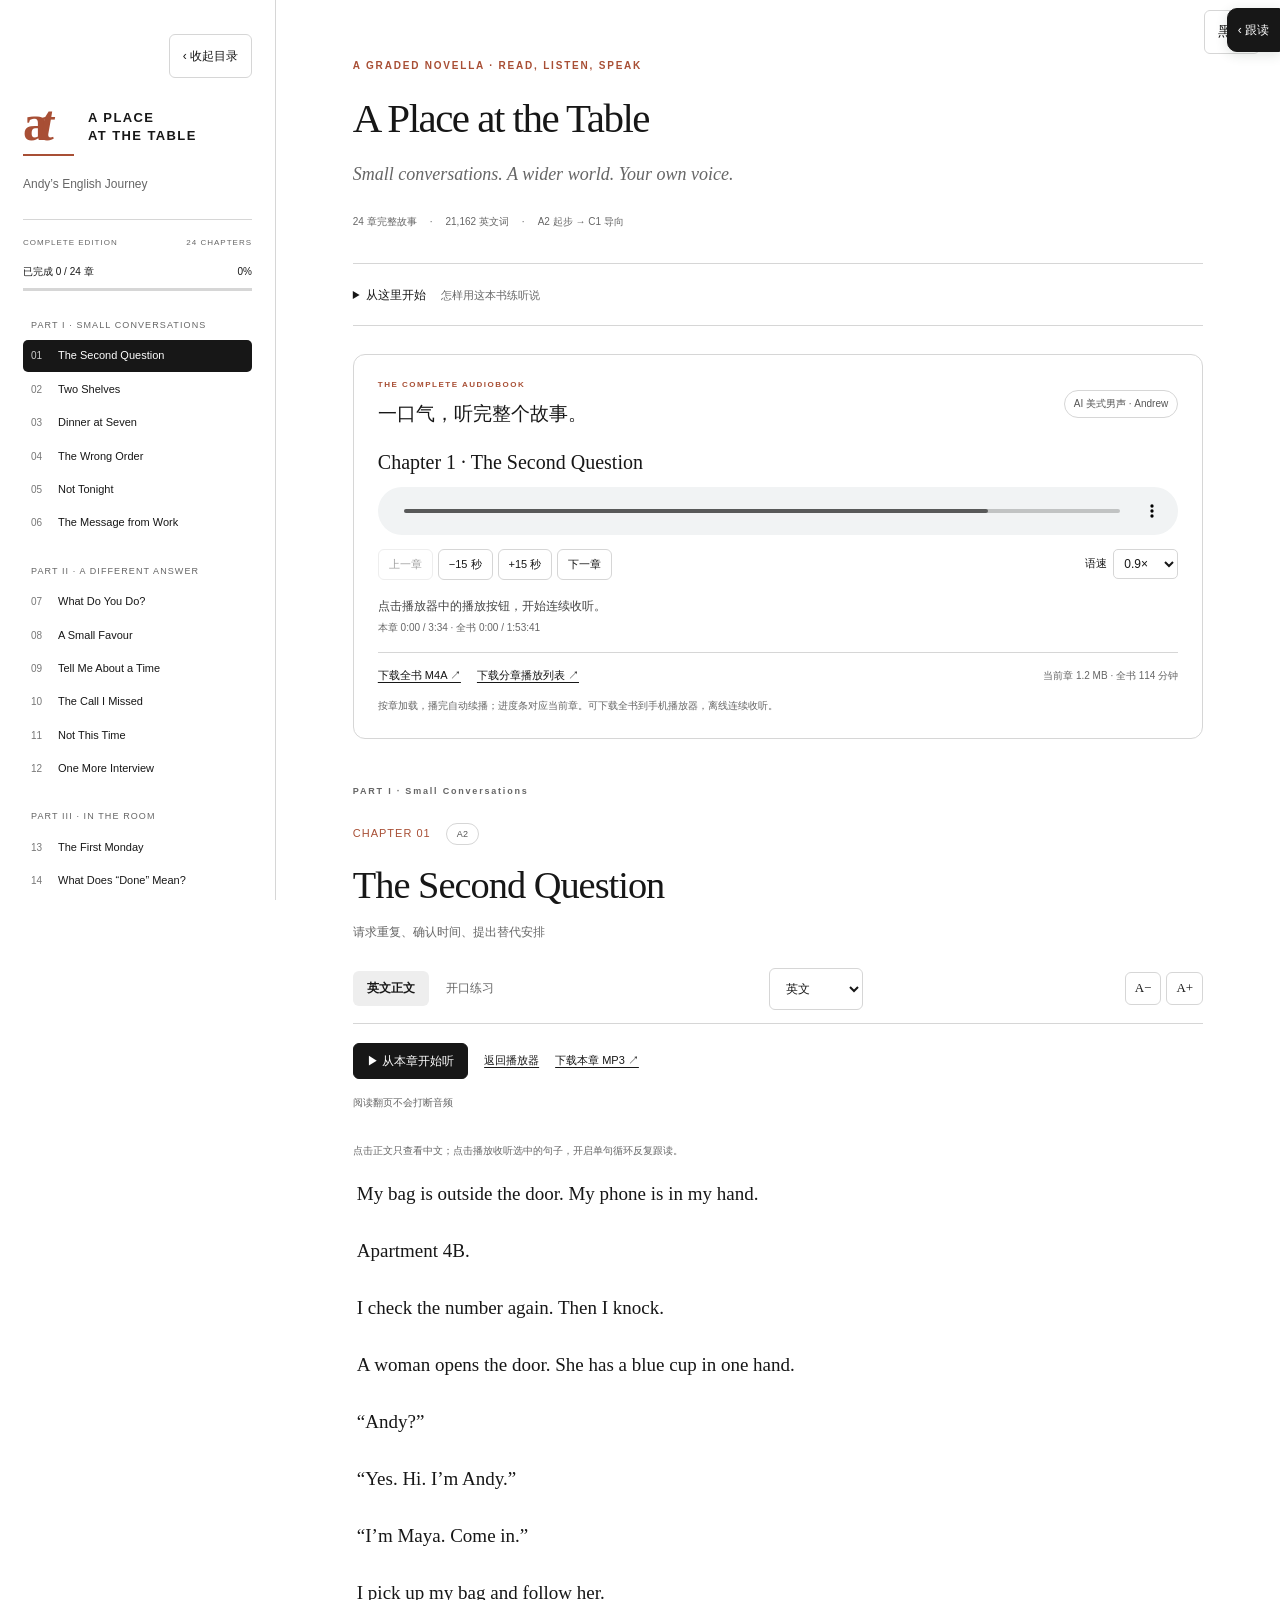
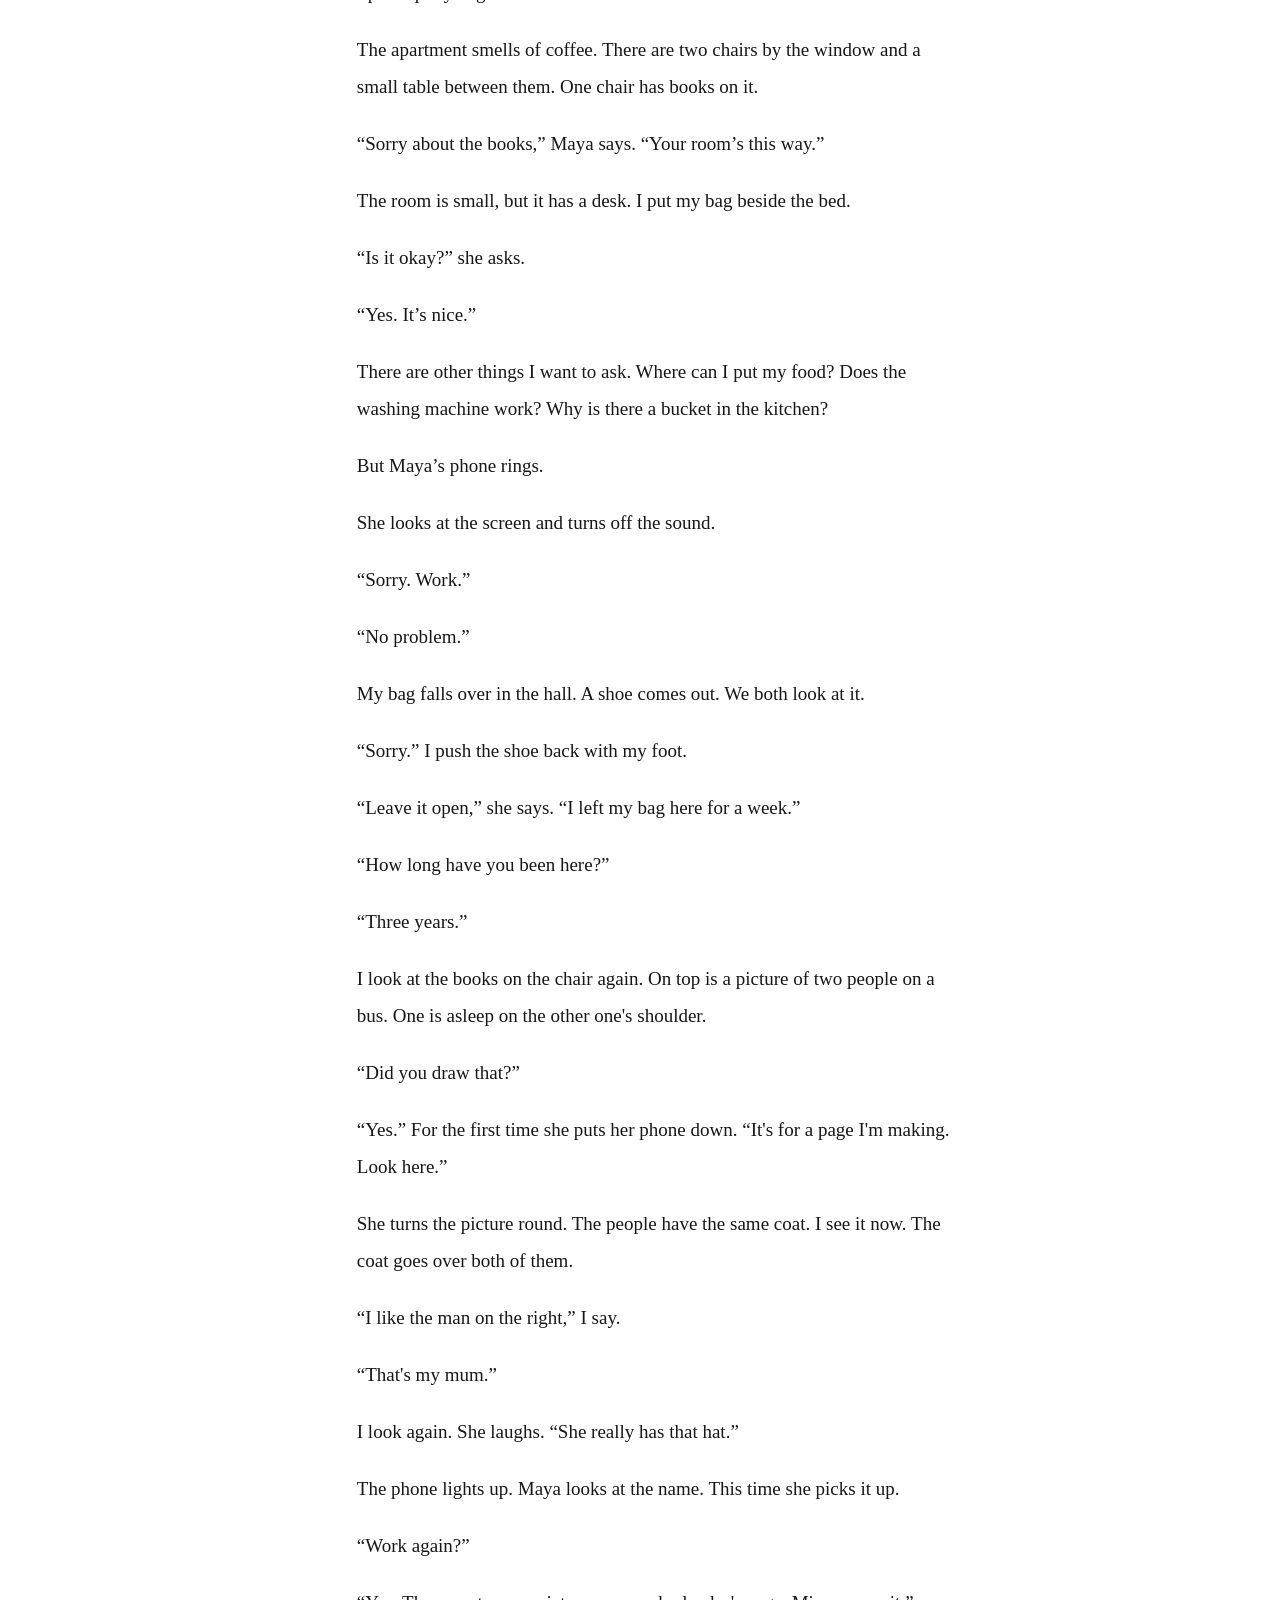
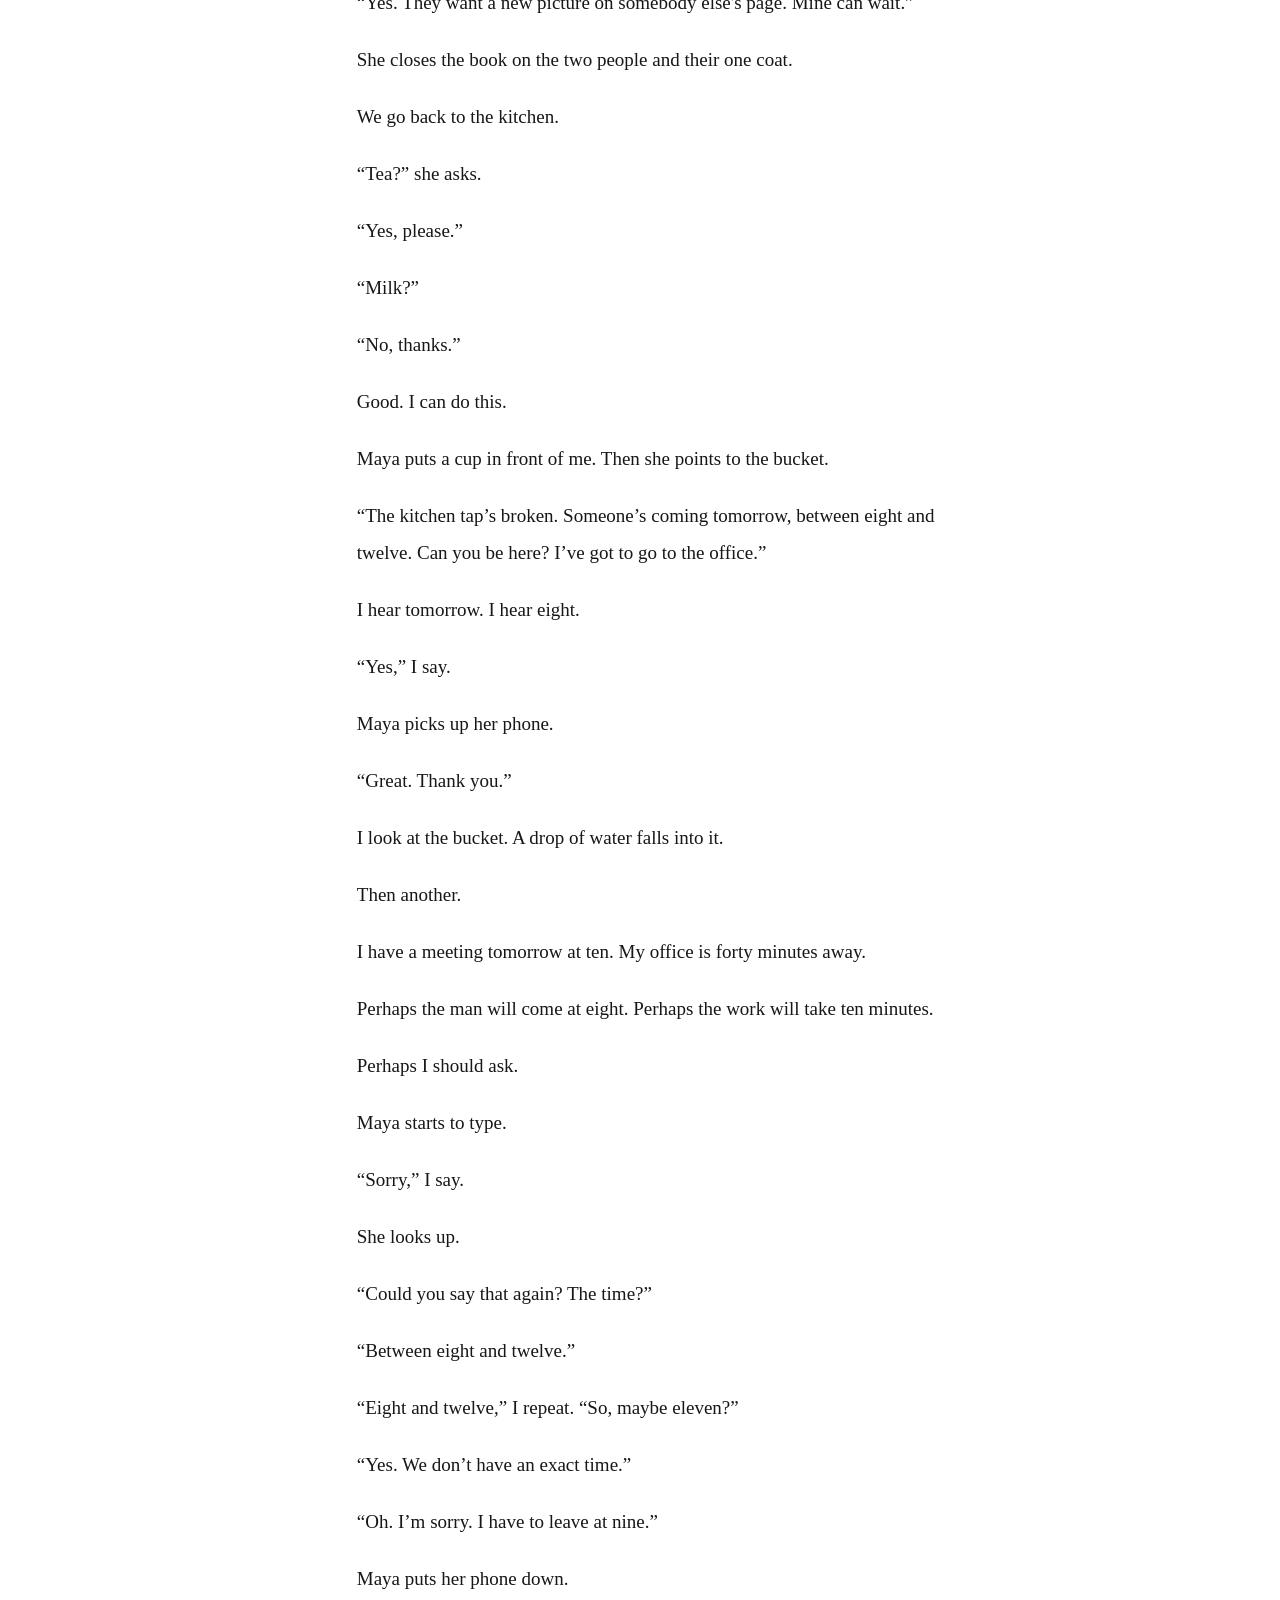
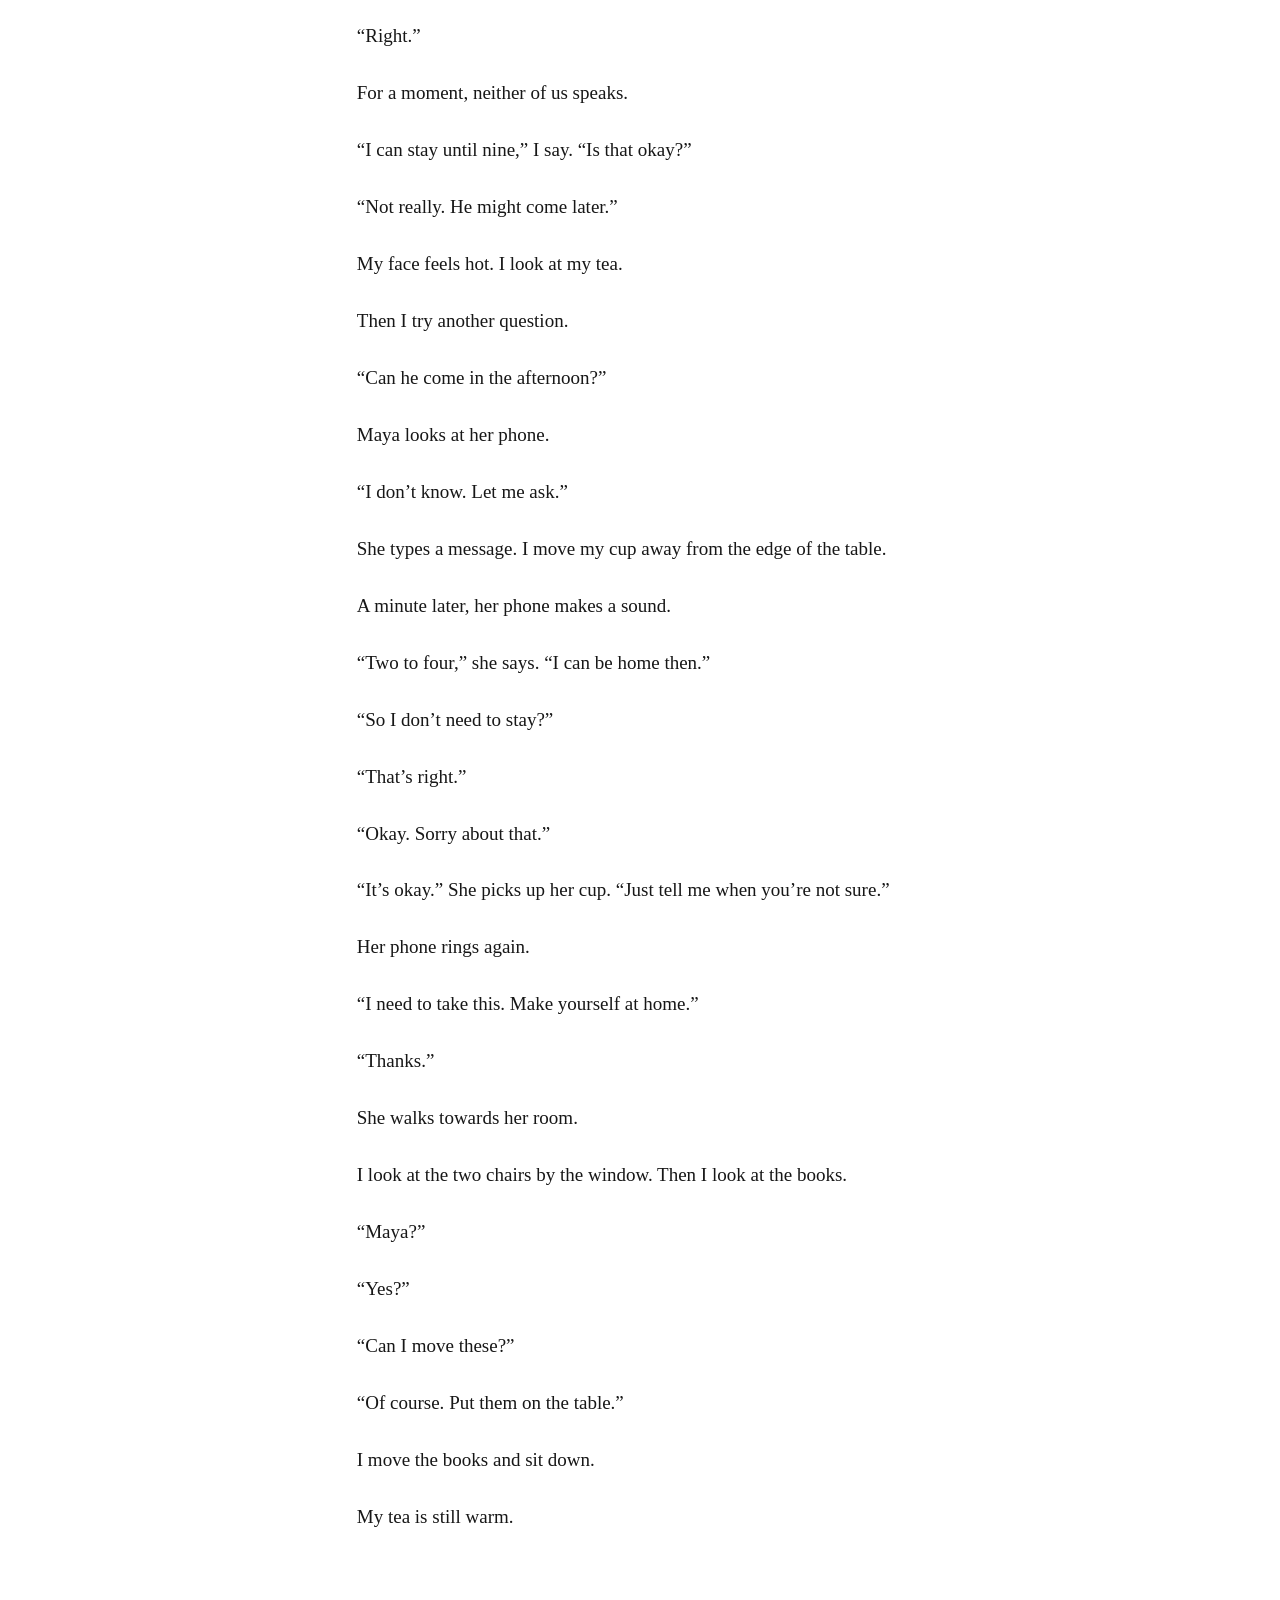
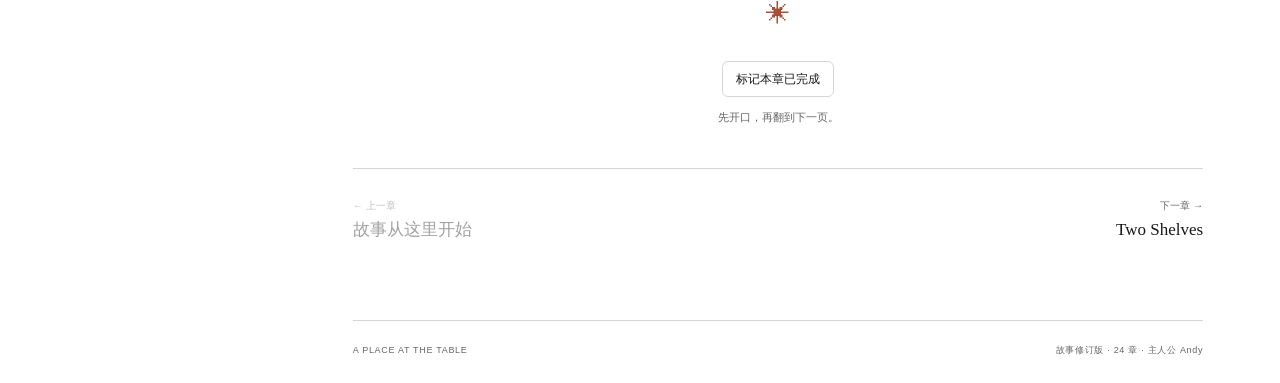
<file: index.html>
<!doctype html>
<html lang="zh-CN">
<head>
  <meta charset="utf-8">
  <meta name="viewport" content="width=device-width,initial-scale=1">
  <meta name="theme-color" content="#ffffff">
  <meta name="description" content="A Place at the Table — a complete 24-chapter English novella with Andy, Maya and a place to find your voice. English stories and practical speaking exercises.">
  <title>A Place at the Table · Andy’s English Journey</title>
  <script src="theme.js?v=20261120-inline"></script>
  <link rel="stylesheet" href="style.css?v=20261120-inline">
  <script type="module" src="app.js?v=20261120-dismiss"></script>
</head>
<body>
  <a class="skip" href="#reader">跳到正文</a>
  <div class="mobilebar"><a class="wordmark" href="#chapter-1">A Place at the Table</a><div class="mobile-actions"><button type="button" data-theme-toggle aria-label="切换到黑色主题">黑色</button><button id="menu" aria-controls="sidebar" aria-expanded="false">章节目录</button></div></div>
  <button type="button" class="desktop-theme" data-theme-toggle aria-label="切换到黑色主题">黑色</button>
  <button id="sidebarExpand" class="desktop-sidebar-control sidebar-expand" aria-controls="sidebar" aria-expanded="false" hidden>展开目录 ›</button>
  <aside id="sidebar" aria-label="全书目录">
    <button id="sidebarCollapse" class="desktop-sidebar-control sidebar-collapse" aria-controls="sidebar" aria-expanded="true">‹ 收起目录</button>
    <a class="brand" href="#chapter-1"><span class="book-symbol" aria-hidden="true">a<span>t</span></span><span>A PLACE<br>AT THE TABLE</span></a>
    <p class="side-sub">Andy’s English Journey</p>
    <div class="edition">COMPLETE EDITION <span>24 CHAPTERS</span></div>
    <div class="progress-copy"><span id="progressText">已完成 0 / 24 章</span><span id="progressPercent">0%</span></div>
    <div class="progress-track"><div id="progressBar"></div></div>
    <nav id="contents" aria-label="选择章节"></nav>
    <div class="sidebar-foot"><a href="editions/r2/a-place-at-the-table.md" download>下载完整书稿 <span aria-hidden="true">↗</span></a><p>阅读进度仅保存在当前浏览器。</p></div>
  </aside>
  <main id="main">
    <header class="book-header"><p class="eyebrow">A GRADED NOVELLA · READ, LISTEN, SPEAK</p><h1>A Place at the Table</h1><p class="book-subtitle">Small conversations. A wider world. Your own voice.</p><div class="book-meta"><span>24 章完整故事</span><span id="wordCount">正在载入</span><span>A2 起步 → C1 导向</span></div></header>
    <details class="guide"><summary>从这里开始 <span>怎样用这本书练听说</span></summary><div><p>先读或听一小段，再开口回应。每章练习包含实用表达、理解问题、角色扮演和换场景表达；答案需要主动展开。初期允许停顿，先把意思说明白，再纠正一两个重点。</p><p>四部正文难度逐步提高，标注属于编辑定位，不是正式 CEFR 评定。读完本书不等于达到 C1 或雅思 7.5；需要持续真实互动及独立的考试专项训练。</p><p>有声书使用 Andrew 美式男声生成，属于 AI 合成朗读。音频按章节加载，接近章尾时预加载下一章，播完后自动续播。切换阅读章节或练习页不会中断声音。播放器进度条对应当前章，下面另显示全书进度。首次需要点一下播放；手机系统若限制后台运行，跨章续播可能暂停。需要长时间锁屏收听时，可下载全书到手机播放器。</p><p>可下载完整 M4A，在手机音频播放器中离线收听；也可逐章下载 MP3。网页会在当前浏览器保存收听位置和语速，下次打开后点击播放继续，不自动出声。页面不会使用麦克风。</p><p>创作方法参考 <a href="https://github.com/jwynia/agent-skills" target="_blank" rel="noopener">jwynia/agent-skills</a>、<a href="https://github.com/BlueBirdBack/english-coach" target="_blank" rel="noopener">english-coach</a> 和 <a href="https://github.com/zhouwei713/english-learning-coach-skill" target="_blank" rel="noopener">English Learning Coach</a>。能力参考 <a href="https://www.coe.int/en/web/common-european-framework-reference-languages/table-3-cefr-3.3-common-reference-levels-qualitative-aspects-of-spoken-language-use" target="_blank" rel="noopener">CEFR</a> 与 <a href="https://ielts.org/organisations/ielts-for-organisations/compare-ielts/ielts-and-the-cefr" target="_blank" rel="noopener">IELTS 官方说明</a>。</p></div></details>
    <section id="audiobook" class="audiobook" aria-labelledby="audioHeading">
      <div class="audio-head"><div><p class="eyebrow">THE COMPLETE AUDIOBOOK</p><h2 id="audioHeading">一口气，听完整个故事。</h2></div><span class="audio-badge">AI 美式男声 · Andrew</span></div>
      <p id="nowChapter" class="now-chapter" lang="en">A Place at the Table</p>
      <audio id="bookAudio" controls preload="metadata" playsinline aria-label="按章连续音频播放器"></audio>
      <div class="audio-actions"><div class="audio-buttons"><button id="audioPrevious" disabled aria-label="播放上一章">上一章</button><button id="rewind" disabled aria-label="后退15秒">−15 秒</button><button id="forward" disabled aria-label="前进15秒">+15 秒</button><button id="audioNext" disabled aria-label="播放下一章">下一章</button></div><label class="rate-label">语速 <select id="audioRate" disabled><option value="0.5">0.5×</option><option value="0.75">0.75×</option><option value="0.8">0.8×</option><option value="0.9" selected>0.9×</option><option value="1">1.0×</option><option value="1.1">1.1×</option><option value="1.25">1.25×</option><option value="1.5">1.5×</option><option value="1.75">1.75×</option><option value="2">2.0×</option></select></label></div>
      <p id="audioStatus" role="status">正在载入章节目录……</p><button id="audioRetry" hidden>重试播放</button><p id="audioPosition" class="audio-position"></p>
      <div class="audio-downloads"><a id="downloadBook" href="editions/r2/audio/full-book.m4a" download>下载全书 M4A ↗</a><a href="editions/r2/audio/playlist.m3u" download>下载分章播放列表 ↗</a><span id="audioLength"></span></div>
      <p class="audio-tip">按章加载，播完自动续播；进度条对应当前章。可下载全书到手机播放器，离线连续收听。</p>
    </section>
    <div id="loading" role="status">正在打开书页……</div>
    <section id="reader" aria-labelledby="chapterTitle" hidden>
      <div class="chapter-heading"><p id="partLabel" class="eyebrow"></p><div class="chapter-kicker"><span id="chapterNumber"></span><span id="level" class="level"></span></div><h2 id="chapterTitle" lang="en" tabindex="-1"></h2><p id="focus"></p></div>
      <div class="reader-tools"><div class="tabs" role="group" aria-label="阅读模式"><button id="storyTab" class="selected" aria-pressed="true">英文正文</button><button id="practiceTab" aria-pressed="false">开口练习</button></div><select id="storyLanguage" aria-label="正文语言" aria-controls="story" disabled><option value="en">英文</option><option value="zh">中文</option><option value="bilingual">中英对照</option></select><div class="font-tools" role="group" aria-label="正文字号"><button id="fontDown" aria-label="缩小正文字号">A−</button><button id="fontUp" aria-label="放大正文字号">A+</button></div></div>
      <div class="chapter-audio"><button id="listenChapter" class="primary" disabled>▶ 从本章开始听</button><a href="#audiobook">返回播放器</a><a id="downloadChapter" hidden download>下载本章 MP3 ↗</a><span>阅读翻页不会打断音频</span></div>
      <button id="shadowingDock" class="shadowing-dock" aria-label="展开逐句跟读" aria-controls="shadowingPanel" aria-expanded="false" hidden>‹ 跟读</button>
      <section id="shadowingPanel" class="shadowing" aria-label="逐句跟读">
        <div class="shadowing-heading"><strong>逐句跟读</strong><label><input id="followAudio" type="checkbox"> 跟随</label><button id="shadowingCollapse" aria-label="收起逐句跟读" aria-controls="shadowingPanel" aria-expanded="true">收起 ›</button></div>
        <p id="sentenceText" lang="en">点击正文句子查看中文，点击播放后收听。</p>
        <button id="translationToggle" class="translation-toggle" aria-expanded="false" aria-controls="translationPanel" disabled>查看中文</button>
        <div id="translationPanel" class="translation-panel" hidden><p id="sentenceChinese" lang="zh-CN"></p><button id="translationRetry" hidden>重试中文</button></div>
        <div class="shadowing-controls"><button id="sentencePrevious" disabled>上一句</button><button id="sentencePlay" disabled>播放</button><button id="sentenceNext" disabled>下一句</button><button id="sentenceRepeat" disabled aria-pressed="false">单句循环：关</button></div>
      </section>
      <p id="sentenceHint" class="shadowing-hint">正在载入逐句时间轴……</p>
      <p id="storyLanguageStatus" class="shadowing-hint" role="status"></p>
      <article id="story" class="prose" lang="en" aria-label="英文故事"></article>
      <section id="practice" aria-label="开口练习" hidden></section>
      <div class="chapter-end"><span class="end-mark" aria-hidden="true">✳</span><button id="complete" class="complete">标记本章已完成</button><p>先开口，再翻到下一页。</p></div>
      <nav class="page-nav" aria-label="前后章节"><button id="prev"><span>← 上一章</span><strong id="prevTitle"></strong></button><button id="next"><span>下一章 →</span><strong id="nextTitle"></strong></button></nav>
    </section>
    <footer class="footer"><span>A PLACE AT THE TABLE</span><span>故事修订版 · 24 章 · 主人公 Andy</span></footer>
  </main>
</body>
</html>
</file>
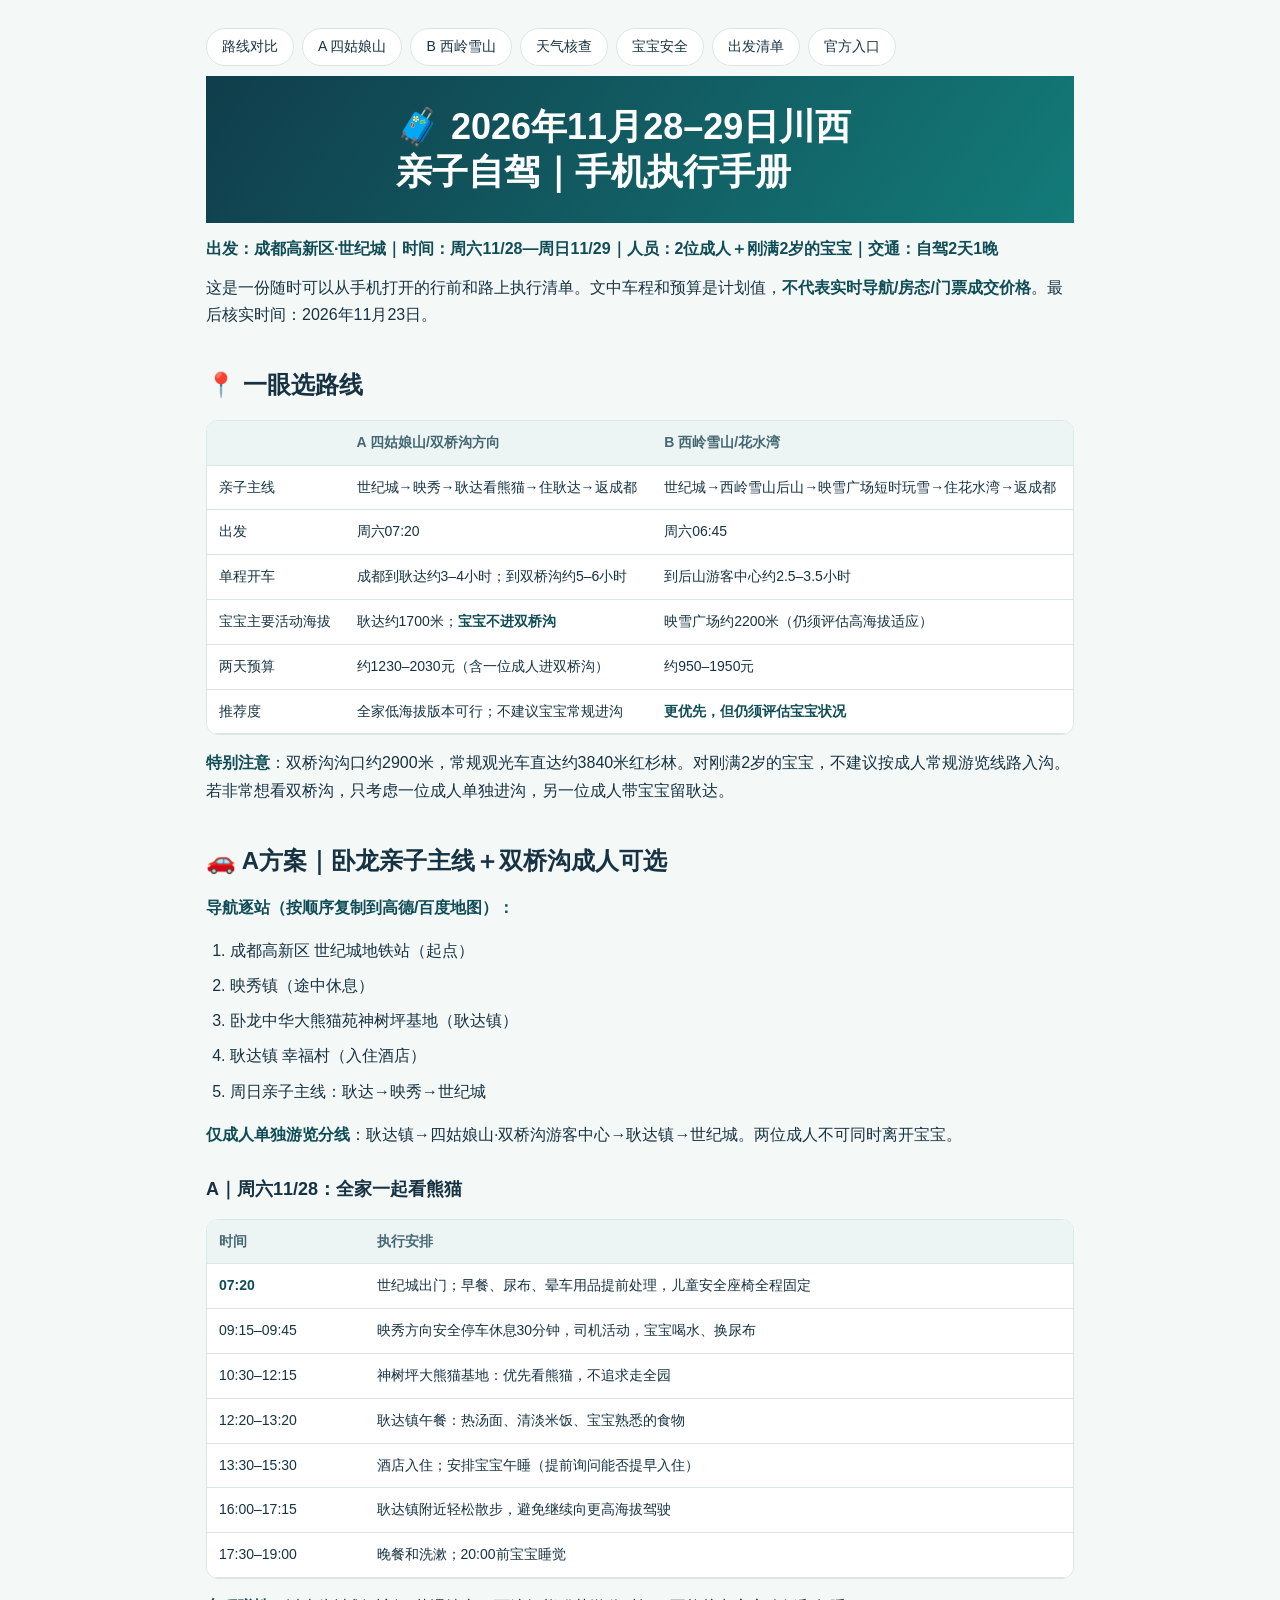
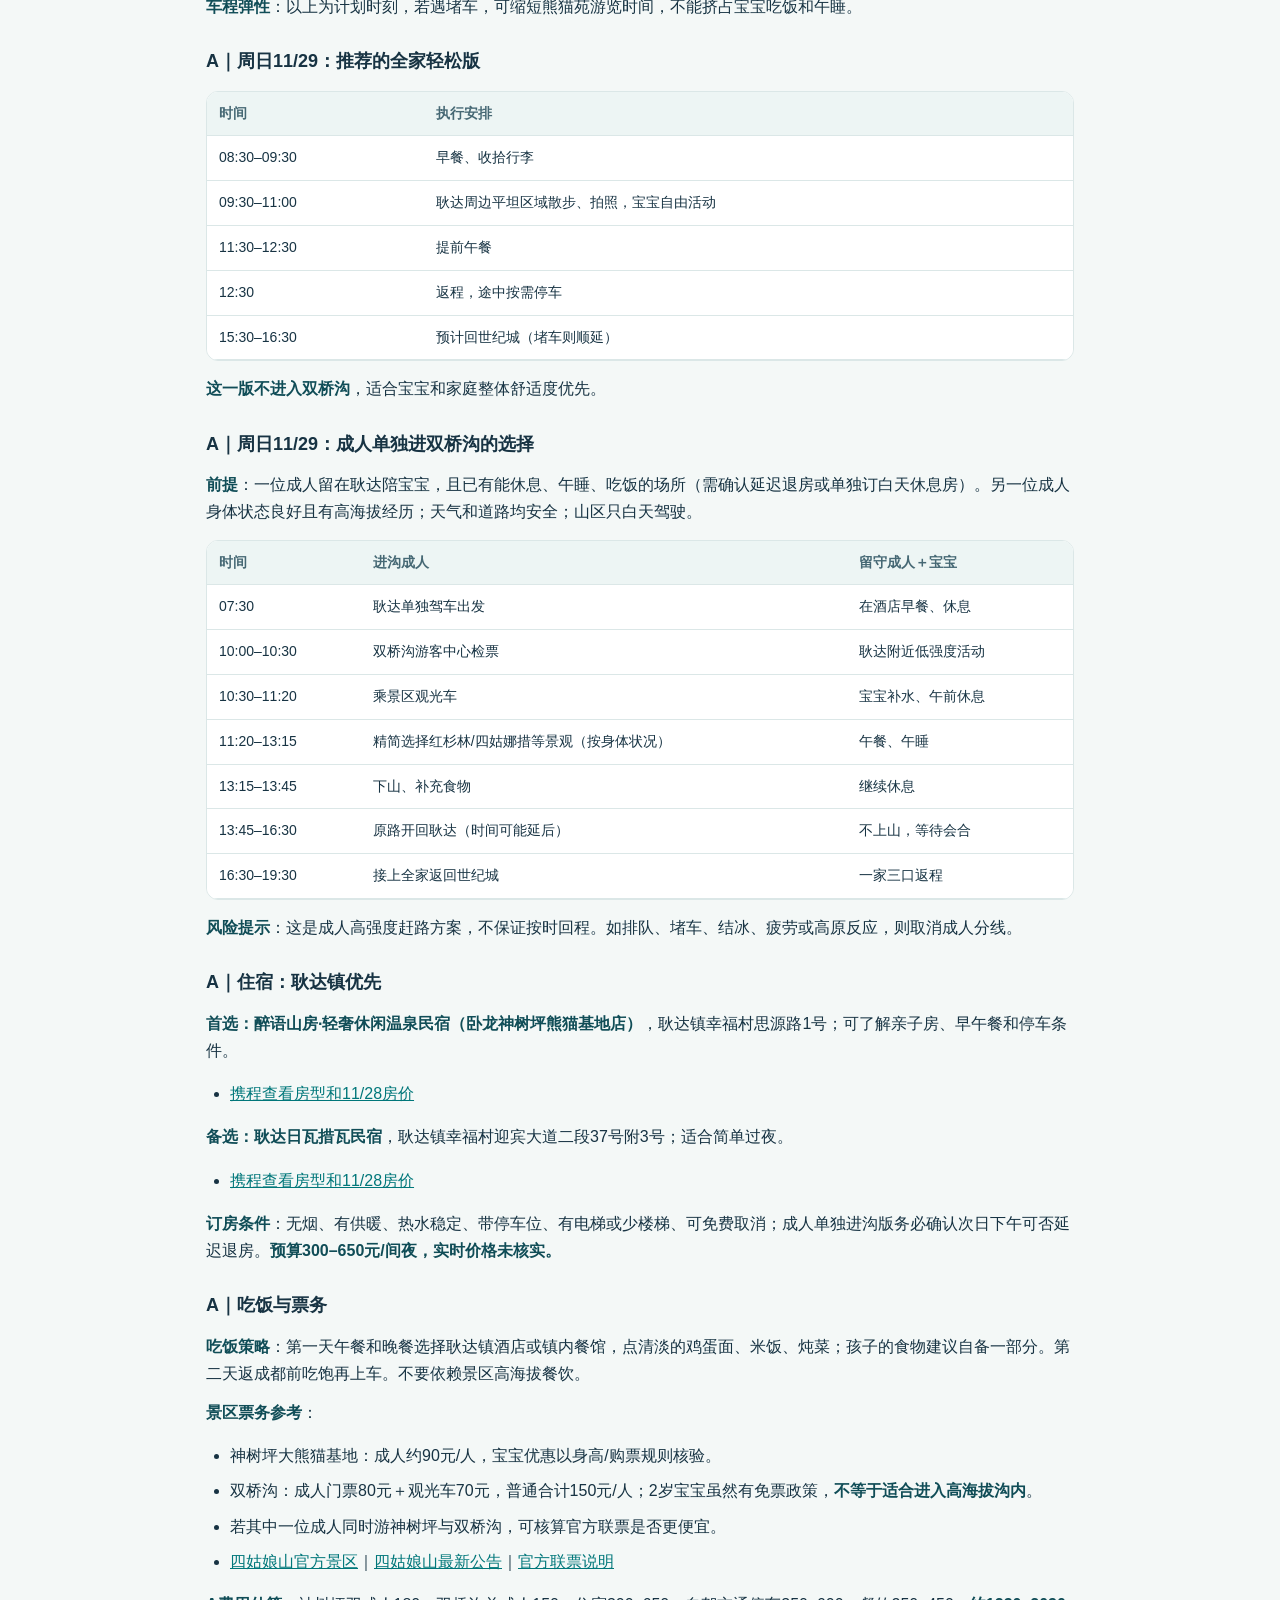
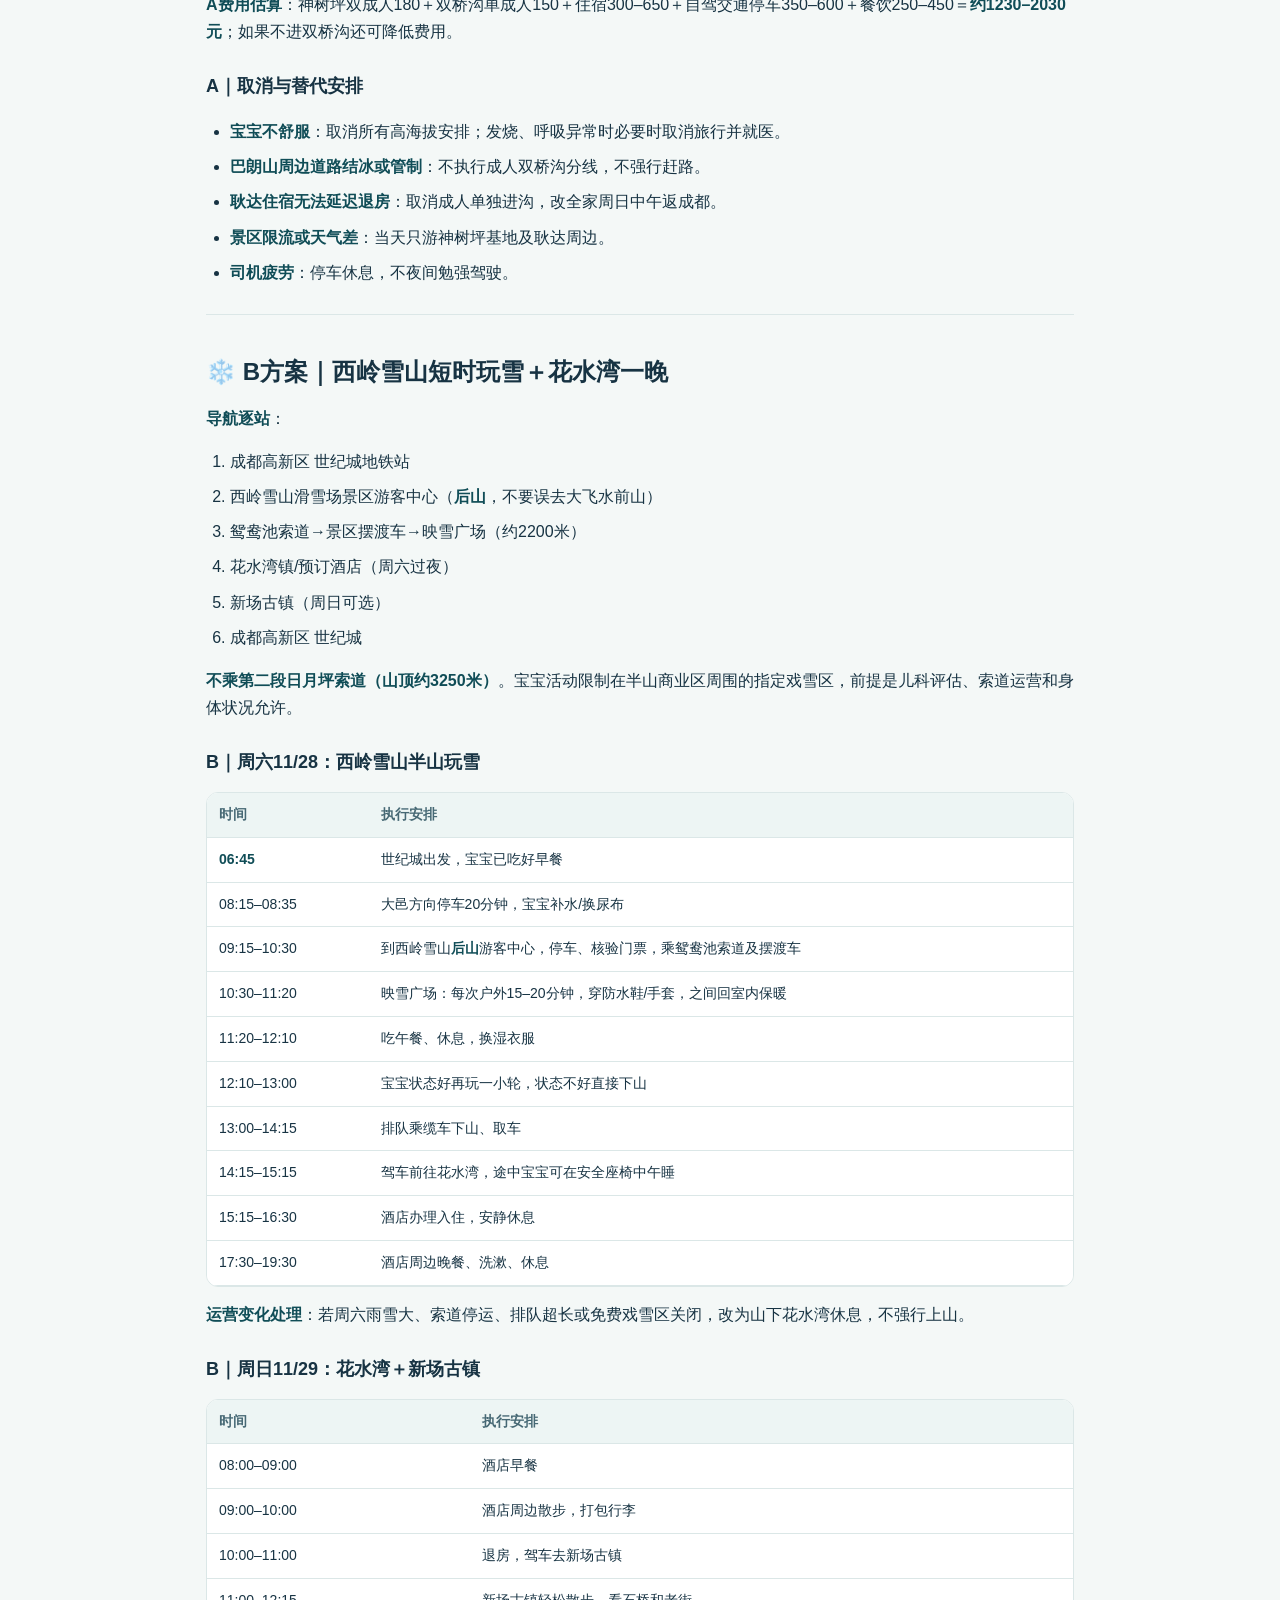
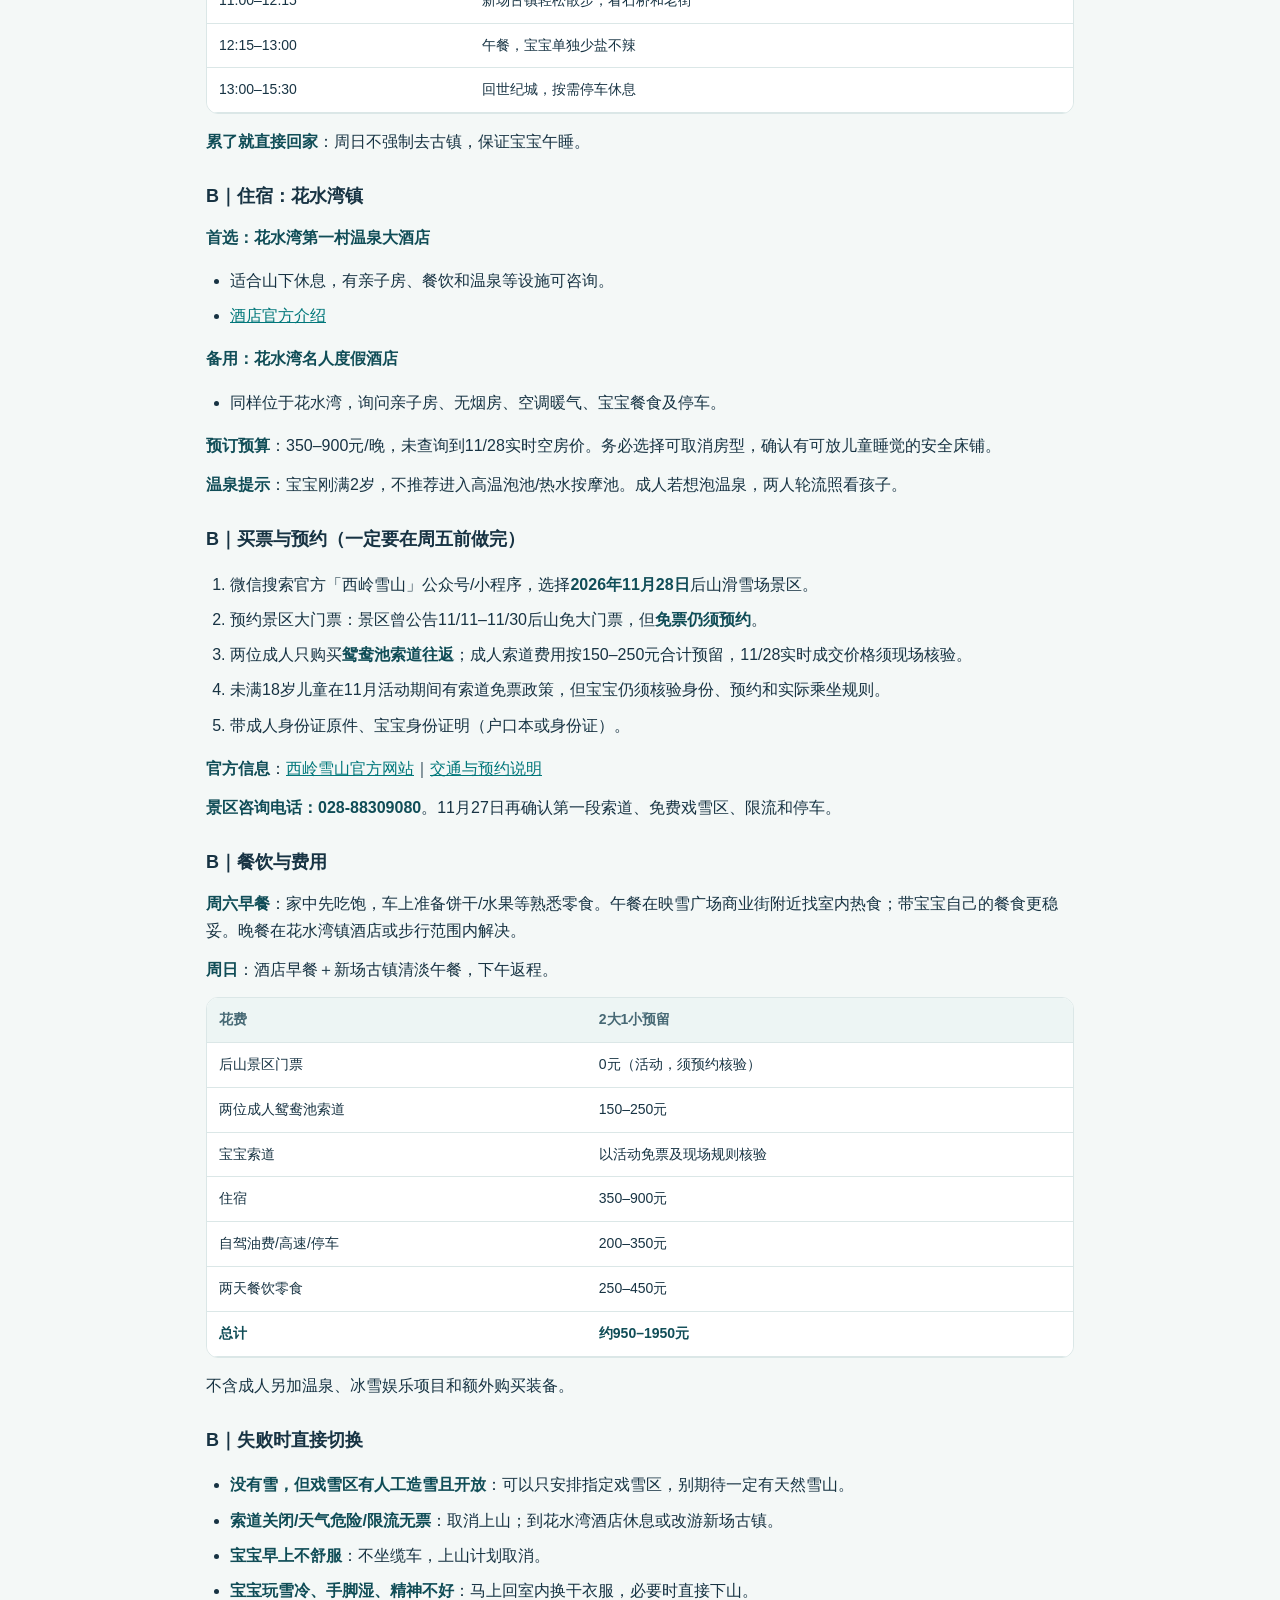
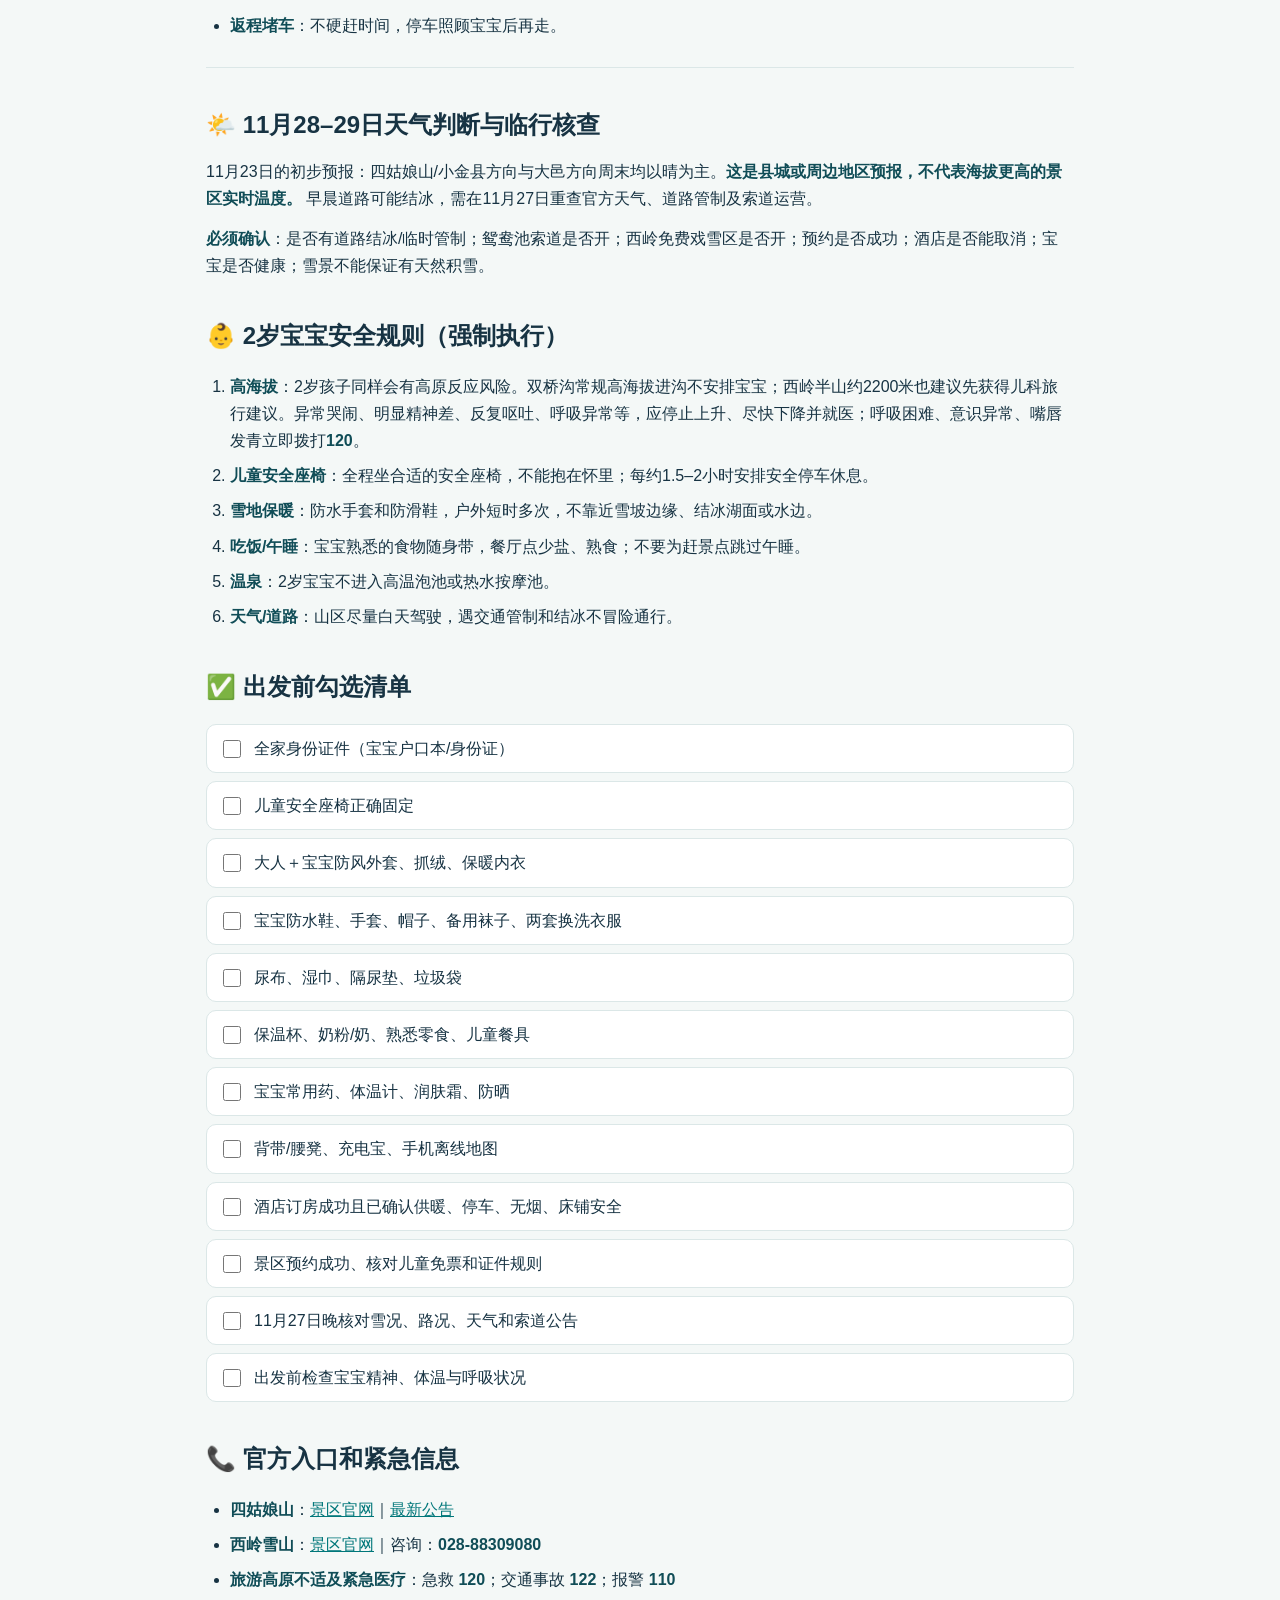
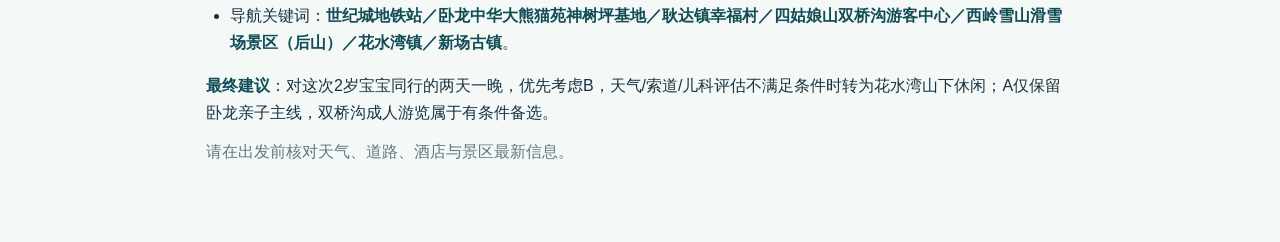
<file: travel/2026-11-28/index.html>
<!doctype html>
<html lang="zh-CN"><head><meta charset="utf-8"><meta name="viewport" content="width=device-width,initial-scale=1"><meta name="theme-color" content="#123c4a"><title>2026年11月28–29日｜世纪城出发亲子自驾攻略</title><style>
:root{--ink:#173343;--muted:#647784;--teal:#006e75;--paper:#f4f8f7;--line:#dbe7e7;--amber:#a05d04}*{box-sizing:border-box}body{margin:0;background:var(--paper);color:var(--ink);font:16px/1.7 -apple-system,BlinkMacSystemFont,"PingFang SC","Microsoft YaHei",sans-serif}header{background:linear-gradient(125deg,#103d4b,#137b79);color:white;padding:38px max(20px,calc((100vw - 900px)/2)) 30px}h1{font-size:clamp(26px,5vw,38px);line-height:1.26;margin:10px 0}h2{font-size:24px;margin:30px 0 12px}h3{font-size:18px;margin:20px 0 10px}.sub{opacity:.9}main{max-width:900px;margin:auto;padding:18px 16px 64px}.bar{position:sticky;top:0;z-index:8;background:#f4f8f7ed;backdrop-filter:blur(9px);padding:10px 0;display:flex;gap:8px;overflow-x:auto}.bar a{border:1px solid var(--line);border-radius:999px;background:white;color:var(--ink);padding:6px 15px;font-size:14px;white-space:nowrap;text-decoration:none}.card{background:#fff;border:1px solid var(--line);border-radius:18px;padding:20px;margin:15px 0;box-shadow:0 4px 22px #12444b0a}.warn{border-left:5px solid #d78c27;background:#fff8eb}.good{border-left:5px solid var(--teal)}.meta{display:flex;gap:7px;flex-wrap:wrap}.tag{display:inline-block;background:#e6f3f1;color:#006466;border-radius:50px;padding:4px 10px;font-size:13px;font-weight:650}.warn .tag{background:#fff0d1;color:#8c5103}table{width:100%;border-collapse:collapse;font-size:14px}th,td{border-bottom:1px solid var(--line);padding:11px 7px;text-align:left;vertical-align:top}th{color:#466874;background:#edf5f4}a{color:#00777a}button{font:inherit;background:var(--teal);color:white;border:0;border-radius:12px;padding:10px 15px;cursor:pointer}.btnlink{display:inline-block;background:var(--teal);color:white;border-radius:10px;padding:9px 13px;text-decoration:none;margin:5px 4px 5px 0;font-size:14px}.two{display:grid;grid-template-columns:1fr 1fr;gap:12px}.timeline{padding:0;margin:0;list-style:none}.timeline li{position:relative;border-left:3px solid #d2eae7;padding:4px 0 18px 18px;margin-left:7px}.timeline li:before{content:"";position:absolute;left:-7px;top:10px;background:#0b7f7d;border:3px solid white;width:11px;height:11px;border-radius:50%;box-shadow:0 0 0 1px #0b7f7d}.time{font-weight:750;color:var(--teal)}details{border:1px solid var(--line);padding:10px 14px;margin:8px 0;border-radius:10px;background:white}summary{font-weight:bold;cursor:pointer}.checklist{display:grid;grid-template-columns:1fr 1fr;gap:9px}.checklist label{background:#f4f8f7;padding:10px;border-radius:10px;display:flex;gap:7px;align-items:start;font-size:14px}.checklist input{margin-top:6px;accent-color:var(--teal)}small,footer{color:var(--muted)}.floating{position:fixed;bottom:16px;right:16px;box-shadow:0 4px 16px #0002}.section{scroll-margin-top:72px}@media(max-width:650px){header{padding:25px 17px}.two,.checklist{grid-template-columns:1fr}.card{padding:16px}th,td{padding:8px 5px}body{font-size:15px}}@media print{.bar,.floating{display:none}body{background:white}.card{box-shadow:none;break-inside:avoid}}

.page-head{background:linear-gradient(125deg,#103d4b,#137b79);color:#fff;padding:28px max(18px,calc((100vw - 900px)/2))}.page-head h1{margin:0;font-size:clamp(25px,5vw,36px)}.page-head p{margin:12px 0 0}.page-head strong{color:#fff}main{padding-bottom:76px}.content h2{padding-top:7px}.content h3{margin-top:26px}.content p{margin:12px 0}.content ol,.content ul{padding-left:24px}.content li{margin:8px 0}.content .table-wrap{overflow-x:auto;-webkit-overflow-scrolling:touch;border:1px solid var(--line);border-radius:12px;margin:14px 0}.content table{min-width:590px;background:#fff}.content th,.content td{padding:10px 12px}.content a{overflow-wrap:anywhere}.content hr{border:0;border-top:1px solid var(--line);margin:28px 0}.content section{scroll-margin-top:70px}.check-row{list-style:none;margin-left:-24px!important;background:#fff;border:1px solid var(--line);border-radius:10px;padding:10px 12px}.check-row label{display:flex;gap:10px;align-items:flex-start;cursor:pointer}.check-row input{width:18px;height:18px;margin-top:5px;accent-color:var(--teal);flex:none}.content strong{color:#104d57}@media(max-width:650px){body{font-size:16px}.content table{font-size:14px}.bar{margin:0 -16px;padding:10px 16px}.page-head{padding:24px 18px}.content h2{font-size:22px}}
.page-head{background:linear-gradient(125deg,#103d4b,#137b79);color:#fff;padding:28px max(18px,calc((100vw - 900px)/2))}.page-head h1{margin:0;font-size:clamp(25px,5vw,36px)}.page-head p{margin:12px 0 0}.page-head strong{color:#fff}main{padding-bottom:76px}.content h2{padding-top:7px}.content h3{margin-top:26px}.content p{margin:12px 0}.content ol,.content ul{padding-left:24px}.content li{margin:8px 0}.content .table-wrap{overflow-x:auto;-webkit-overflow-scrolling:touch;border:1px solid var(--line);border-radius:12px;margin:14px 0}.content table{min-width:590px;background:#fff}.content th,.content td{padding:10px 12px}.content a{overflow-wrap:anywhere}.content hr{border:0;border-top:1px solid var(--line);margin:28px 0}.content section{scroll-margin-top:70px}.check-row{list-style:none;margin-left:-24px!important;background:#fff;border:1px solid var(--line);border-radius:10px;padding:10px 12px}.check-row label{display:flex;gap:10px;align-items:flex-start;cursor:pointer}.check-row input{width:18px;height:18px;margin-top:5px;accent-color:var(--teal);flex:none}.content strong{color:#104d57}@media(max-width:650px){body{font-size:16px}.content table{font-size:14px}.bar{margin:0 -16px;padding:10px 16px}.page-head{padding:24px 18px}.content h2{font-size:22px}}</style></head><body>
<main><nav class="bar" aria-label="页面导航"><a href="#summary">路线对比</a><a href="#A">A 四姑娘山</a><a href="#B">B 西岭雪山</a><a href="#weather">天气核查</a><a href="#safety">宝宝安全</a><a href="#prepare">出发清单</a><a href="#help">官方入口</a></nav><article class="content"><header class="page-head"><h1>🧳 2026年11月28–29日川西亲子自驾｜手机执行手册</h1></header>
<p><strong>出发：成都高新区·世纪城｜时间：周六11/28—周日11/29｜人员：2位成人＋刚满2岁的宝宝｜交通：自驾2天1晚</strong></p>
<p>这是一份随时可以从手机打开的行前和路上执行清单。文中车程和预算是计划值，<strong>不代表实时导航/房态/门票成交价格</strong>。最后核实时间：2026年11月23日。</p>
<h2 id="summary">📍 一眼选路线</h2>
<div class="table-wrap"><table>
<tr><th></th><th>A 四姑娘山/双桥沟方向</th><th>B 西岭雪山/花水湾</th></tr>
<tr><td>亲子主线</td><td>世纪城→映秀→耿达看熊猫→住耿达→返成都</td><td>世纪城→西岭雪山后山→映雪广场短时玩雪→住花水湾→返成都</td></tr>
<tr><td>出发</td><td>周六07:20</td><td>周六06:45</td></tr>
<tr><td>单程开车</td><td>成都到耿达约3–4小时；到双桥沟约5–6小时</td><td>到后山游客中心约2.5–3.5小时</td></tr>
<tr><td>宝宝主要活动海拔</td><td>耿达约1700米；<strong>宝宝不进双桥沟</strong></td><td>映雪广场约2200米（仍须评估高海拔适应）</td></tr>
<tr><td>两天预算</td><td>约1230–2030元（含一位成人进双桥沟）</td><td>约950–1950元</td></tr>
<tr><td>推荐度</td><td>全家低海拔版本可行；不建议宝宝常规进沟</td><td><strong>更优先，但仍须评估宝宝状况</strong></td></tr>
</table></div>
<p><strong>特别注意</strong>：双桥沟沟口约2900米，常规观光车直达约3840米红杉林。对刚满2岁的宝宝，不建议按成人常规游览线路入沟。若非常想看双桥沟，只考虑一位成人单独进沟，另一位成人带宝宝留耿达。</p>
<h2 id="A">🚗 A方案｜卧龙亲子主线＋双桥沟成人可选</h2>
<p><strong>导航逐站（按顺序复制到高德/百度地图）：</strong></p>
<ol>
<li>成都高新区 世纪城地铁站（起点）</li>
<li>映秀镇（途中休息）</li>
<li>卧龙中华大熊猫苑神树坪基地（耿达镇）</li>
<li>耿达镇 幸福村（入住酒店）</li>
<li>周日亲子主线：耿达→映秀→世纪城</li>
</ol>
<p><strong>仅成人单独游览分线</strong>：耿达镇→四姑娘山·双桥沟游客中心→耿达镇→世纪城。两位成人不可同时离开宝宝。</p>
<h3>A｜周六11/28：全家一起看熊猫</h3>
<div class="table-wrap"><table>
<tr><th>时间</th><th>执行安排</th></tr>
<tr><td><strong>07:20</strong></td><td>世纪城出门；早餐、尿布、晕车用品提前处理，儿童安全座椅全程固定</td></tr>
<tr><td>09:15–09:45</td><td>映秀方向安全停车休息30分钟，司机活动，宝宝喝水、换尿布</td></tr>
<tr><td>10:30–12:15</td><td>神树坪大熊猫基地：优先看熊猫，不追求走全园</td></tr>
<tr><td>12:20–13:20</td><td>耿达镇午餐：热汤面、清淡米饭、宝宝熟悉的食物</td></tr>
<tr><td>13:30–15:30</td><td>酒店入住；安排宝宝午睡（提前询问能否提早入住）</td></tr>
<tr><td>16:00–17:15</td><td>耿达镇附近轻松散步，避免继续向更高海拔驾驶</td></tr>
<tr><td>17:30–19:00</td><td>晚餐和洗漱；20:00前宝宝睡觉</td></tr>
</table></div>
<p><strong>车程弹性</strong>：以上为计划时刻，若遇堵车，可缩短熊猫苑游览时间，不能挤占宝宝吃饭和午睡。</p>
<h3>A｜周日11/29：推荐的全家轻松版</h3>
<div class="table-wrap"><table>
<tr><th>时间</th><th>执行安排</th></tr>
<tr><td>08:30–09:30</td><td>早餐、收拾行李</td></tr>
<tr><td>09:30–11:00</td><td>耿达周边平坦区域散步、拍照，宝宝自由活动</td></tr>
<tr><td>11:30–12:30</td><td>提前午餐</td></tr>
<tr><td>12:30</td><td>返程，途中按需停车</td></tr>
<tr><td>15:30–16:30</td><td>预计回世纪城（堵车则顺延）</td></tr>
</table></div>
<p><strong>这一版不进入双桥沟</strong>，适合宝宝和家庭整体舒适度优先。</p>
<h3>A｜周日11/29：成人单独进双桥沟的选择</h3>
<p><strong>前提</strong>：一位成人留在耿达陪宝宝，且已有能休息、午睡、吃饭的场所（需确认延迟退房或单独订白天休息房）。另一位成人身体状态良好且有高海拔经历；天气和道路均安全；山区只白天驾驶。</p>
<div class="table-wrap"><table>
<tr><th>时间</th><th>进沟成人</th><th>留守成人＋宝宝</th></tr>
<tr><td>07:30</td><td>耿达单独驾车出发</td><td>在酒店早餐、休息</td></tr>
<tr><td>10:00–10:30</td><td>双桥沟游客中心检票</td><td>耿达附近低强度活动</td></tr>
<tr><td>10:30–11:20</td><td>乘景区观光车</td><td>宝宝补水、午前休息</td></tr>
<tr><td>11:20–13:15</td><td>精简选择红杉林/四姑娜措等景观（按身体状况）</td><td>午餐、午睡</td></tr>
<tr><td>13:15–13:45</td><td>下山、补充食物</td><td>继续休息</td></tr>
<tr><td>13:45–16:30</td><td>原路开回耿达（时间可能延后）</td><td>不上山，等待会合</td></tr>
<tr><td>16:30–19:30</td><td>接上全家返回世纪城</td><td>一家三口返程</td></tr>
</table></div>
<p><strong>风险提示</strong>：这是成人高强度赶路方案，不保证按时回程。如排队、堵车、结冰、疲劳或高原反应，则取消成人分线。</p>
<h3>A｜住宿：耿达镇优先</h3>
<p><strong>首选：醉语山房·轻奢休闲温泉民宿（卧龙神树坪熊猫基地店）</strong>，耿达镇幸福村思源路1号；可了解亲子房、早午餐和停车条件。</p>
<ul>
<li><a href="https://m.ctrip.com/html5/hotel/hoteldetail/78240282.html" target="_blank" rel="noopener noreferrer">携程查看房型和11/28房价</a></li>
</ul>
<p><strong>备选：耿达日瓦措瓦民宿</strong>，耿达镇幸福村迎宾大道二段37号附3号；适合简单过夜。</p>
<ul>
<li><a href="https://m.ctrip.com/html5/hotel/hoteldetail/85542443.html" target="_blank" rel="noopener noreferrer">携程查看房型和11/28房价</a></li>
</ul>
<p><strong>订房条件</strong>：无烟、有供暖、热水稳定、带停车位、有电梯或少楼梯、可免费取消；成人单独进沟版务必确认次日下午可否延迟退房。<strong>预算300–650元/间夜，实时价格未核实。</strong></p>
<h3>A｜吃饭与票务</h3>
<p><strong>吃饭策略</strong>：第一天午餐和晚餐选择耿达镇酒店或镇内餐馆，点清淡的鸡蛋面、米饭、炖菜；孩子的食物建议自备一部分。第二天返成都前吃饱再上车。不要依赖景区高海拔餐饮。</p>
<p><strong>景区票务参考</strong>：</p>
<ul>
<li>神树坪大熊猫基地：成人约90元/人，宝宝优惠以身高/购票规则核验。</li>
<li>双桥沟：成人门票80元＋观光车70元，普通合计150元/人；2岁宝宝虽然有免票政策，<strong>不等于适合进入高海拔沟内</strong>。</li>
<li>若其中一位成人同时游神树坪与双桥沟，可核算官方联票是否更便宜。</li>
<li><a href="https://www.sgns.cn/understand/sqg" target="_blank" rel="noopener noreferrer">四姑娘山官方景区</a>｜<a href="https://www.sgns.cn/info/notice" target="_blank" rel="noopener noreferrer">四姑娘山最新公告</a>｜<a href="https://www.sgns.cn/info/news/6649-2026-07-31-02-16-27" target="_blank" rel="noopener noreferrer">官方联票说明</a></li>
</ul>
<p><strong>A费用估算</strong>：神树坪双成人180＋双桥沟单成人150＋住宿300–650＋自驾交通停车350–600＋餐饮250–450＝<strong>约1230–2030元</strong>；如果不进双桥沟还可降低费用。</p>
<h3>A｜取消与替代安排</h3>
<ul>
<li><strong>宝宝不舒服</strong>：取消所有高海拔安排；发烧、呼吸异常时必要时取消旅行并就医。</li>
<li><strong>巴朗山周边道路结冰或管制</strong>：不执行成人双桥沟分线，不强行赶路。</li>
<li><strong>耿达住宿无法延迟退房</strong>：取消成人单独进沟，改全家周日中午返成都。</li>
<li><strong>景区限流或天气差</strong>：当天只游神树坪基地及耿达周边。</li>
<li><strong>司机疲劳</strong>：停车休息，不夜间勉强驾驶。</li>
</ul>
<hr>
<h2 id="B">❄️ B方案｜西岭雪山短时玩雪＋花水湾一晚</h2>
<p><strong>导航逐站</strong>：</p>
<ol>
<li>成都高新区 世纪城地铁站</li>
<li>西岭雪山滑雪场景区游客中心（<strong>后山</strong>，不要误去大飞水前山）</li>
<li>鸳鸯池索道→景区摆渡车→映雪广场（约2200米）</li>
<li>花水湾镇/预订酒店（周六过夜）</li>
<li>新场古镇（周日可选）</li>
<li>成都高新区 世纪城</li>
</ol>
<p><strong>不乘第二段日月坪索道（山顶约3250米）</strong>。宝宝活动限制在半山商业区周围的指定戏雪区，前提是儿科评估、索道运营和身体状况允许。</p>
<h3>B｜周六11/28：西岭雪山半山玩雪</h3>
<div class="table-wrap"><table>
<tr><th>时间</th><th>执行安排</th></tr>
<tr><td><strong>06:45</strong></td><td>世纪城出发，宝宝已吃好早餐</td></tr>
<tr><td>08:15–08:35</td><td>大邑方向停车20分钟，宝宝补水/换尿布</td></tr>
<tr><td>09:15–10:30</td><td>到西岭雪山<strong>后山</strong>游客中心，停车、核验门票，乘鸳鸯池索道及摆渡车</td></tr>
<tr><td>10:30–11:20</td><td>映雪广场：每次户外15–20分钟，穿防水鞋/手套，之间回室内保暖</td></tr>
<tr><td>11:20–12:10</td><td>吃午餐、休息，换湿衣服</td></tr>
<tr><td>12:10–13:00</td><td>宝宝状态好再玩一小轮，状态不好直接下山</td></tr>
<tr><td>13:00–14:15</td><td>排队乘缆车下山、取车</td></tr>
<tr><td>14:15–15:15</td><td>驾车前往花水湾，途中宝宝可在安全座椅中午睡</td></tr>
<tr><td>15:15–16:30</td><td>酒店办理入住，安静休息</td></tr>
<tr><td>17:30–19:30</td><td>酒店周边晚餐、洗漱、休息</td></tr>
</table></div>
<p><strong>运营变化处理</strong>：若周六雨雪大、索道停运、排队超长或免费戏雪区关闭，改为山下花水湾休息，不强行上山。</p>
<h3>B｜周日11/29：花水湾＋新场古镇</h3>
<div class="table-wrap"><table>
<tr><th>时间</th><th>执行安排</th></tr>
<tr><td>08:00–09:00</td><td>酒店早餐</td></tr>
<tr><td>09:00–10:00</td><td>酒店周边散步，打包行李</td></tr>
<tr><td>10:00–11:00</td><td>退房，驾车去新场古镇</td></tr>
<tr><td>11:00–12:15</td><td>新场古镇轻松散步，看石桥和老街</td></tr>
<tr><td>12:15–13:00</td><td>午餐，宝宝单独少盐不辣</td></tr>
<tr><td>13:00–15:30</td><td>回世纪城，按需停车休息</td></tr>
</table></div>
<p><strong>累了就直接回家</strong>：周日不强制去古镇，保证宝宝午睡。</p>
<h3>B｜住宿：花水湾镇</h3>
<p><strong>首选：花水湾第一村温泉大酒店</strong></p>
<ul>
<li>适合山下休息，有亲子房、餐饮和温泉等设施可咨询。</li>
<li><a href="https://www.hswq.com/about.aspx?mid=17" target="_blank" rel="noopener noreferrer">酒店官方介绍</a></li>
</ul>
<p><strong>备用：花水湾名人度假酒店</strong></p>
<ul>
<li>同样位于花水湾，询问亲子房、无烟房、空调暖气、宝宝餐食及停车。</li>
</ul>
<p><strong>预订预算</strong>：350–900元/晚，未查询到11/28实时空房价。务必选择可取消房型，确认有可放儿童睡觉的安全床铺。</p>
<p><strong>温泉提示</strong>：宝宝刚满2岁，不推荐进入高温泡池/热水按摩池。成人若想泡温泉，两人轮流照看孩子。</p>
<h3>B｜买票与预约（一定要在周五前做完）</h3>
<ol>
<li>微信搜索官方「西岭雪山」公众号/小程序，选择<strong>2026年11月28日</strong>后山滑雪场景区。</li>
<li>预约景区大门票：景区曾公告11/11–11/30后山免大门票，但<strong>免票仍须预约</strong>。</li>
<li>两位成人只购买<strong>鸳鸯池索道往返</strong>；成人索道费用按150–250元合计预留，11/28实时成交价格须现场核验。</li>
<li>未满18岁儿童在11月活动期间有索道免票政策，但宝宝仍须核验身份、预约和实际乘坐规则。</li>
<li>带成人身份证原件、宝宝身份证明（户口本或身份证）。</li>
</ol>
<p><strong>官方信息</strong>：<a href="https://www.xiling.cn" target="_blank" rel="noopener noreferrer">西岭雪山官方网站</a>｜<a href="https://www.xiling.cn/website/survey/dynamic/detail?id=1888" target="_blank" rel="noopener noreferrer">交通与预约说明</a></p>
<p><strong>景区咨询电话：028-88309080</strong>。11月27日再确认第一段索道、免费戏雪区、限流和停车。</p>
<h3>B｜餐饮与费用</h3>
<p><strong>周六早餐</strong>：家中先吃饱，车上准备饼干/水果等熟悉零食。午餐在映雪广场商业街附近找室内热食；带宝宝自己的餐食更稳妥。晚餐在花水湾镇酒店或步行范围内解决。</p>
<p><strong>周日</strong>：酒店早餐＋新场古镇清淡午餐，下午返程。</p>
<div class="table-wrap"><table>
<tr><th>花费</th><th>2大1小预留</th></tr>
<tr><td>后山景区门票</td><td>0元（活动，须预约核验）</td></tr>
<tr><td>两位成人鸳鸯池索道</td><td>150–250元</td></tr>
<tr><td>宝宝索道</td><td>以活动免票及现场规则核验</td></tr>
<tr><td>住宿</td><td>350–900元</td></tr>
<tr><td>自驾油费/高速/停车</td><td>200–350元</td></tr>
<tr><td>两天餐饮零食</td><td>250–450元</td></tr>
<tr><td><strong>总计</strong></td><td><strong>约950–1950元</strong></td></tr>
</table></div>
<p>不含成人另加温泉、冰雪娱乐项目和额外购买装备。</p>
<h3>B｜失败时直接切换</h3>
<ul>
<li><strong>没有雪，但戏雪区有人工造雪且开放</strong>：可以只安排指定戏雪区，别期待一定有天然雪山。</li>
<li><strong>索道关闭/天气危险/限流无票</strong>：取消上山；到花水湾酒店休息或改游新场古镇。</li>
<li><strong>宝宝早上不舒服</strong>：不坐缆车，上山计划取消。</li>
<li><strong>宝宝玩雪冷、手脚湿、精神不好</strong>：马上回室内换干衣服，必要时直接下山。</li>
<li><strong>返程堵车</strong>：不硬赶时间，停车照顾宝宝后再走。</li>
</ul>
<hr>
<h2 id="weather">🌤️ 11月28–29日天气判断与临行核查</h2>
<p>11月23日的初步预报：四姑娘山/小金县方向与大邑方向周末均以晴为主。<strong>这是县城或周边地区预报，不代表海拔更高的景区实时温度。</strong> 早晨道路可能结冰，需在11月27日重查官方天气、道路管制及索道运营。</p>
<p><strong>必须确认</strong>：是否有道路结冰/临时管制；鸳鸯池索道是否开；西岭免费戏雪区是否开；预约是否成功；酒店是否能取消；宝宝是否健康；雪景不能保证有天然积雪。</p>
<h2 id="safety">👶 2岁宝宝安全规则（强制执行）</h2>
<ol>
<li><strong>高海拔</strong>：2岁孩子同样会有高原反应风险。双桥沟常规高海拔进沟不安排宝宝；西岭半山约2200米也建议先获得儿科旅行建议。异常哭闹、明显精神差、反复呕吐、呼吸异常等，应停止上升、尽快下降并就医；呼吸困难、意识异常、嘴唇发青立即拨打<strong>120</strong>。</li>
<li><strong>儿童安全座椅</strong>：全程坐合适的安全座椅，不能抱在怀里；每约1.5–2小时安排安全停车休息。</li>
<li><strong>雪地保暖</strong>：防水手套和防滑鞋，户外短时多次，不靠近雪坡边缘、结冰湖面或水边。</li>
<li><strong>吃饭/午睡</strong>：宝宝熟悉的食物随身带，餐厅点少盐、熟食；不要为赶景点跳过午睡。</li>
<li><strong>温泉</strong>：2岁宝宝不进入高温泡池或热水按摩池。</li>
<li><strong>天气/道路</strong>：山区尽量白天驾驶，遇交通管制和结冰不冒险通行。</li>
</ol>
<h2 id="prepare">✅ 出发前勾选清单</h2>
<ul>
<li class="check-row"><label><input type="checkbox" data-check="0"><span>全家身份证件（宝宝户口本/身份证）</span></label></li>
<li class="check-row"><label><input type="checkbox" data-check="1"><span>儿童安全座椅正确固定</span></label></li>
<li class="check-row"><label><input type="checkbox" data-check="2"><span>大人＋宝宝防风外套、抓绒、保暖内衣</span></label></li>
<li class="check-row"><label><input type="checkbox" data-check="3"><span>宝宝防水鞋、手套、帽子、备用袜子、两套换洗衣服</span></label></li>
<li class="check-row"><label><input type="checkbox" data-check="4"><span>尿布、湿巾、隔尿垫、垃圾袋</span></label></li>
<li class="check-row"><label><input type="checkbox" data-check="5"><span>保温杯、奶粉/奶、熟悉零食、儿童餐具</span></label></li>
<li class="check-row"><label><input type="checkbox" data-check="6"><span>宝宝常用药、体温计、润肤霜、防晒</span></label></li>
<li class="check-row"><label><input type="checkbox" data-check="7"><span>背带/腰凳、充电宝、手机离线地图</span></label></li>
<li class="check-row"><label><input type="checkbox" data-check="8"><span>酒店订房成功且已确认供暖、停车、无烟、床铺安全</span></label></li>
<li class="check-row"><label><input type="checkbox" data-check="9"><span>景区预约成功、核对儿童免票和证件规则</span></label></li>
<li class="check-row"><label><input type="checkbox" data-check="10"><span>11月27日晚核对雪况、路况、天气和索道公告</span></label></li>
<li class="check-row"><label><input type="checkbox" data-check="11"><span>出发前检查宝宝精神、体温与呼吸状况</span></label></li>
</ul>
<h2 id="help">📞 官方入口和紧急信息</h2>
<ul>
<li><strong>四姑娘山</strong>：<a href="https://www.sgns.cn/understand/sqg" target="_blank" rel="noopener noreferrer">景区官网</a>｜<a href="https://www.sgns.cn/info/notice" target="_blank" rel="noopener noreferrer">最新公告</a></li>
<li><strong>西岭雪山</strong>：<a href="https://www.xiling.cn" target="_blank" rel="noopener noreferrer">景区官网</a>｜咨询：<strong>028-88309080</strong></li>
<li><strong>旅游高原不适及紧急医疗</strong>：急救 <strong>120</strong>；交通事故 <strong>122</strong>；报警 <strong>110</strong></li>
<li>导航关键词：<strong>世纪城地铁站／卧龙中华大熊猫苑神树坪基地／耿达镇幸福村／四姑娘山双桥沟游客中心／西岭雪山滑雪场景区（后山）／花水湾镇／新场古镇</strong>。</li>
</ul>
<p><strong>最终建议</strong>：对这次2岁宝宝同行的两天一晚，优先考虑B，天气/索道/儿科评估不满足条件时转为花水湾山下休闲；A仅保留卧龙亲子主线，双桥沟成人游览属于有条件备选。</p></article><footer>请在出发前核对天气、道路、酒店与景区最新信息。</footer></main><script>const boxes=[...document.querySelectorAll('[data-check]')];let saved=[];try{saved=JSON.parse(localStorage.getItem('trip20261128check')||'[]')}catch(e){}boxes.forEach((box,i)=>{box.checked=saved.includes(i);box.addEventListener('change',()=>{try{localStorage.setItem('trip20261128check',JSON.stringify(boxes.flatMap((b,n)=>b.checked?[n]:[])))}catch(e){}})});</script></body></html>
</file>
<file: style.css>
:root{--paper:#ffffff;--panel:#ffffff;--ink:#171717;--muted:#666666;--line:#d6d6d6;--accent:#a84f35;--story-size:19px}*{box-sizing:border-box}html{scroll-behavior:smooth;scroll-padding-top:28px}body{margin:0;background:var(--paper);color:var(--ink);font-family:'DM Sans',-apple-system,BlinkMacSystemFont,'Segoe UI',sans-serif;font-size:14px;line-height:1.6}button,select{font:inherit;color:inherit}button,a,summary,select{-webkit-tap-highlight-color:transparent}button{cursor:pointer;border:1px solid var(--line);border-radius:6px;background:transparent;padding:9px 13px;line-height:1.4}button:hover:not(:disabled){background:#eeeeee}button:disabled{opacity:.4;cursor:default}a{color:inherit;text-underline-offset:3px}button:focus-visible,a:focus-visible,summary:focus-visible,select:focus-visible{outline:3px solid var(--accent);outline-offset:4px}button.primary{background:var(--ink);color:#fff;border-color:var(--ink)}button.primary:hover{background:#333333}.skip{position:fixed;top:-80px;left:10px;background:white;padding:15px;z-index:50}.skip:focus{top:10px}#sidebar{width:276px;position:fixed;inset:0 auto 0 0;background:var(--panel);border-right:1px solid var(--line);padding:34px 23px 20px;overflow-y:auto;z-index:20}.brand{display:flex;align-items:center;gap:14px;text-decoration:none;font-size:13px;font-weight:700;line-height:1.35;letter-spacing:1.4px}.book-symbol{font-family:Georgia,serif;font-size:50px;line-height:1;letter-spacing:-8px;display:block;width:51px;color:var(--accent);border-bottom:2px solid var(--accent);padding-bottom:6px}.book-symbol span{font-style:italic}.side-sub{font-size:12px;color:var(--muted);margin:19px 0 25px}.edition{font-size:8px;letter-spacing:1px;color:var(--muted);display:flex;justify-content:space-between;padding-top:17px;border-top:1px solid var(--line)}.progress-copy{font-size:10px;display:flex;justify-content:space-between;margin-top:14px}.progress-track{height:3px;background:#d6d6d6;margin:8px 0 27px}.progress-track div{height:100%;background:var(--accent);transition:width .3s}.part-name{font-size:9px;letter-spacing:1.1px;text-transform:uppercase;color:var(--muted);margin:25px 8px 8px}.chapter-link{display:flex;align-items:baseline;gap:10px;padding:8px;border-radius:5px;text-decoration:none;font-size:11px;line-height:1.4;margin:2px 0}.chapter-link .num{font-size:10px;font-variant-numeric:tabular-nums;color:#777777;flex:0 0 17px}.chapter-link .tick{margin-left:auto;color:var(--accent);font-size:11px}.chapter-link:hover{background:#eeeeee}.chapter-link[aria-current=page]{background:var(--ink);color:white}.chapter-link[aria-current=page] .num{color:#cccccc}.sidebar-foot{border-top:1px solid var(--line);margin-top:28px;padding-top:18px;font-size:11px}.sidebar-foot a{display:flex;justify-content:space-between;text-decoration:none}.sidebar-foot p{color:var(--muted);font-size:9px;margin-top:12px}#main{margin-left:276px;max-width:1280px;padding:58px clamp(30px,6vw,100px) 26px}.book-header{padding-bottom:33px;border-bottom:1px solid var(--line)}.eyebrow{font-size:10px;letter-spacing:1.8px;font-weight:600;color:var(--accent);margin:0 0 18px}.book-header h1{font-family:'Libre Baskerville',Georgia,serif;font-size:clamp(29px,3.2vw,46px);line-height:1.3;letter-spacing:-1.5px;font-weight:400;margin:0}.book-subtitle{font-family:Georgia,serif;font-style:italic;font-size:18px;color:var(--muted);margin:15px 0 25px}.book-meta{display:flex;gap:0;font-size:10px;color:var(--muted);flex-wrap:wrap}.book-meta span+span:before{content:'·';margin:0 13px}.guide{margin-top:22px;border-bottom:1px solid var(--line);padding-bottom:20px}.guide summary{cursor:pointer;font-size:12px}.guide summary span{margin-left:12px;color:var(--muted);font-size:11px}.guide>div{color:var(--muted);font-size:12px;max-width:70ch;margin-top:18px}.guide a{color:var(--accent)}#loading{padding:60px 0}.chapter-heading{padding:45px 0 25px}.chapter-heading .eyebrow{margin-bottom:25px;font-size:9px;color:var(--muted)}.chapter-kicker{display:flex;align-items:center;gap:15px;font-size:11px;color:var(--accent);letter-spacing:1px}.level{border:1px solid #d6d6d6;border-radius:30px;background:#ffffff;color:#555555;padding:3px 10px;font-size:9px;letter-spacing:.4px}.chapter-heading h2{font-family:'Libre Baskerville',Georgia,serif;font-weight:400;line-height:1.3;font-size:clamp(29px,3vw,42px);letter-spacing:-1px;margin:16px 0 12px;outline:none}.chapter-heading>p:last-child{font-size:12px;color:var(--muted);margin-bottom:0}.reader-tools{display:flex;justify-content:space-between;gap:10px;align-items:center;border-bottom:1px solid var(--line);padding-bottom:13px}.tabs{display:flex;gap:3px}.tabs button{border:0;color:var(--muted);font-size:12px;padding:9px 14px}.tabs .selected{color:var(--ink);background:#eeeeee;font-weight:600}.font-tools{display:flex;gap:5px}.font-tools button{padding:6px 9px;font-family:Georgia,serif;font-size:13px}.audio-panel{background:#ffffff;border:1px solid #d6d6d6;padding:13px 15px;border-radius:8px;margin:20px 0 36px;display:flex;align-items:center;gap:12px;flex-wrap:wrap}.audio-buttons{display:flex;gap:6px}.audio-buttons button{font-size:11px;padding:7px 10px}.voice-controls{display:flex;gap:12px;flex:1;justify-content:flex-end}.voice-controls label{font-size:10px;color:var(--muted);display:flex;align-items:center;gap:5px}.voice-controls select{border:0;background:transparent;font-size:11px;padding:5px;max-width:132px}.audio-panel p{width:100%;font-size:10px;color:var(--muted);margin:0}.prose{font-family:'Libre Baskerville',Georgia,'Times New Roman',serif;font-size:var(--story-size);line-height:1.95;max-width:65ch;overflow-wrap:break-word}.prose p{margin:0 0 1.05em;padding:0 4px;border-radius:4px;transition:background .2s}.prose p:first-child:first-letter{float:left;font-size:3.3em;line-height:.9;padding:8px 7px 0 0;color:var(--accent)}.prose p.speaking{background:#eeeeee}.chapter-end{text-align:center;padding:40px 0 30px}.end-mark{display:block;color:var(--accent);font-size:24px;margin-bottom:27px}.complete{font-size:12px}.complete.is-done{background:#eeeeee;border-color:#d6d6d6}.chapter-end p{font-size:11px;color:var(--muted);margin-top:12px}.page-nav{display:grid;grid-template-columns:1fr 1fr;gap:20px;border-top:1px solid var(--line);padding-top:22px}.page-nav button{border:0;text-align:left;padding:8px 0}.page-nav button:last-child{text-align:right}.page-nav span{font-size:10px;color:var(--muted);display:block;margin-bottom:5px}.page-nav strong{font-family:Georgia,serif;font-weight:400;font-size:17px}.footer{border-top:1px solid var(--line);margin-top:70px;padding-top:22px;display:flex;justify-content:space-between;gap:10px;color:var(--muted);font-size:9px;letter-spacing:.7px}.practice-intro{font-size:14px;color:var(--muted);margin:12px 0 30px}.practice-block{padding:25px 0;border-bottom:1px solid var(--line)}.practice-block h3{font-size:15px;font-weight:600;margin:0 0 16px}.practice-block .step{color:var(--accent);font-size:11px;margin-right:10px}.practice-block p{font-size:14px;line-height:1.85}.phrase-card{display:flex;justify-content:space-between;align-items:flex-start;gap:20px;border-bottom:1px solid #d6d6d6;padding:14px 0}.phrase-card:last-child{border:0}.phrase-card strong{font-family:Georgia,serif;font-size:20px;font-weight:400;line-height:1.5}.phrase-card span{color:var(--muted);font-size:12px;max-width:45%;text-align:right;padding-top:4px}.question{padding:10px 0}.question>p{font-family:Georgia,serif;font-size:19px;margin:0 0 7px}.question summary{font-size:11px;cursor:pointer;color:var(--accent)}.question details p{font-family:Georgia,serif;color:var(--muted);background:#ffffff;padding:10px 15px;border-radius:4px}.role-turn{margin:14px 0;padding:17px 20px;background:#ffffff;border-radius:7px}.role-turn blockquote{font-family:Georgia,serif;font-size:20px;margin:0 0 9px;line-height:1.6}.role-turn p{font-size:12px;color:var(--muted);margin:0}.practice-note{border-left:2px solid var(--accent);padding-left:15px;color:var(--muted)}.mobilebar{display:none}[hidden]{display:none!important}
@media(min-width:1556px){#main{margin-left:calc(276px + (100vw - 1556px)/2)}}
@media(max-width:1050px){#sidebar{width:244px;padding-left:18px;padding-right:18px}#main{margin-left:244px;padding-left:35px;padding-right:35px}.audio-panel{gap:10px}.voice-controls{justify-content:flex-start}}
@media(max-width:760px){html{scroll-padding-top:72px}.mobilebar{position:sticky;top:0;z-index:30;display:flex;align-items:center;justify-content:space-between;background:#ffffff;backdrop-filter:blur(8px);border-bottom:1px solid var(--line);height:60px;padding:0 18px}.wordmark{font-family:Georgia,serif;font-size:17px;text-decoration:none}.mobilebar button{font-size:11px;padding:6px 9px}#sidebar{inset:60px 0 0 auto;width:min(340px,100%);transform:translateX(102%);transition:transform .2s;box-shadow:-20px 0 60px #263b3318}body.menu-open #sidebar{transform:translateX(0)}body.menu-open{overflow:hidden}#main{margin-left:0;padding:30px 22px 22px;max-width:100%}.book-header{padding-bottom:24px}.book-header h1{font-size:32px}.eyebrow{font-size:8px;letter-spacing:1.4px}.book-subtitle{font-size:16px;margin-bottom:21px}.book-meta{font-size:9px}.book-meta span+span:before{margin:0 7px}.guide summary span{font-size:10px;margin-left:7px}.chapter-heading{padding:32px 0 24px}.chapter-heading h2{font-size:32px}.audio-panel{padding:12px}.voice-controls{width:100%;flex-basis:100%}.voice-controls select{max-width:170px}.prose{line-height:1.85}.phrase-card{flex-direction:column;gap:3px}.phrase-card span{max-width:none;text-align:left}.page-nav{gap:14px}.page-nav strong{font-size:15px}.footer{flex-direction:column;margin-top:44px}.practice-block h3{font-size:14px}}
@media(prefers-reduced-motion:reduce){*{scroll-behavior:auto!important;transition:none!important}}
@media print{#sidebar,.mobilebar,.reader-tools,.audio-panel,.guide,.chapter-end,.page-nav,.footer{display:none!important}#main{margin:0;padding:0}.book-header{padding:0 0 20px}.prose{font-size:12pt;line-height:1.6;max-width:none}body{background:white;color:black}}
.audiobook{background:#ffffff;border:1px solid #d6d6d6;border-radius:12px;padding:24px;margin-top:28px;scroll-margin-top:24px}.audio-head{display:flex;align-items:center;justify-content:space-between;gap:20px}.audio-head .eyebrow{margin-bottom:8px;font-size:8px;letter-spacing:1.5px}.audio-head h2{font-size:19px;font-weight:500;margin:0;line-height:1.5}.audio-badge{font-size:10px;white-space:nowrap;color:#555555;border:1px solid #d6d6d6;border-radius:30px;padding:5px 9px}.now-chapter{font-family:Georgia,serif;font-size:20px;line-height:1.5;margin:18px 0 10px}.audiobook audio{display:block;width:100%;height:48px;margin:10px 0 14px}.audio-actions{display:flex;justify-content:space-between;align-items:center;gap:12px;flex-wrap:wrap}.audiobook .audio-buttons{flex-wrap:wrap;gap:5px}.audiobook .audio-buttons button{font-size:11px;background:#ffffff;border-color:#d6d6d6}.rate-label{display:flex;align-items:center;gap:6px;font-size:11px;white-space:nowrap}.rate-label select{border:1px solid #d6d6d6;border-radius:5px;padding:6px;background:#ffffff;font-size:12px}.audiobook #audioStatus{font-size:12px;margin:17px 0 4px;color:#444444}.audio-position{font-size:10px;color:var(--muted);font-variant-numeric:tabular-nums;margin:4px 0 16px}.audio-downloads{display:flex;gap:16px;align-items:center;flex-wrap:wrap;font-size:11px;border-top:1px solid #d6d6d6;padding-top:14px}.audio-downloads span{color:var(--muted);font-size:10px;margin-left:auto}.audio-tip{font-size:10px;color:var(--muted);margin:13px 0 0}.chapter-audio{display:flex;align-items:center;gap:16px;flex-wrap:wrap;margin:19px 0 32px;font-size:11px}.chapter-audio button{font-size:12px}.chapter-audio span{width:100%;font-size:10px;color:var(--muted)}
@media(max-width:760px){.audiobook{padding:18px 14px;scroll-margin-top:78px}.audio-head{align-items:flex-start;flex-direction:column;gap:8px}.audio-head h2{font-size:18px}.audio-head .eyebrow{font-size:8px}.audio-badge{font-size:9px}.now-chapter{font-size:18px}.audiobook .audio-buttons button{padding:7px 8px;font-size:10px}.audio-actions{gap:10px}.audio-downloads{gap:10px}.audio-downloads span{width:100%;margin:0}.chapter-audio{gap:12px}.chapter-audio button{padding:8px 10px;font-size:11px}}
@media print{.audiobook,.chapter-audio{display:none!important}}
.shadowing{position:sticky;top:12px;z-index:10;background:#ffffff;border:1px solid #d6d6d6;border-radius:9px;padding:12px 14px;margin:0 0 25px;box-shadow:0 3px 16px #263b3310;backdrop-filter:blur(8px)}.shadowing-heading{display:flex;justify-content:space-between;align-items:center;gap:12px;font-size:12px}.shadowing-heading label{display:flex;align-items:center;gap:6px;font-size:11px;cursor:pointer}.shadowing input{accent-color:var(--ink);width:18px;height:18px}.shadowing #sentenceText{font-family:Georgia,serif;font-size:17px;line-height:1.5;margin:8px 0;max-height:4.5em;overflow:auto}.shadowing-controls{display:flex;gap:6px;flex-wrap:wrap}.shadowing-controls button{font-size:11px;min-height:42px;padding:8px 10px;background:#ffffff}.shadowing-controls button[aria-pressed=true]{background:var(--ink);color:#fff}.shadowing-hint{font-size:10px;color:var(--muted);margin:7px 0 0}.sentence{cursor:pointer;border-radius:3px;padding:3px 0;box-decoration-break:clone;-webkit-box-decoration-break:clone}.sentence:hover{background:#eeeeee}.sentence:focus-visible{outline:2px solid var(--accent);outline-offset:3px}.sentence.sentence-active{background:#f0d993;color:#25382d;box-shadow:0 2px 0 #a84f35}.prose p:first-child:first-letter{float:none;font-size:inherit;padding:0;color:inherit}
@media(max-width:760px){.shadowing{top:65px;padding:10px;margin-bottom:22px}.shadowing #sentenceText{font-size:16px;max-height:3em}.shadowing-controls{gap:5px}.shadowing-controls button{padding:8px;font-size:11px}.sentence{scroll-margin-top:235px}}
@media print{.shadowing{display:none!important}.sentence{background:none!important;box-shadow:none!important}}

.translation-toggle{font-size:11px;padding:5px 9px;margin:0 0 9px;min-height:36px}.translation-panel{margin:0 0 12px;padding:8px 10px;border-left:2px solid var(--accent);background:#ffffff;border-radius:3px}.translation-panel p{margin:0;font-size:14px;line-height:1.65;max-height:6.6em;overflow:auto;overflow-wrap:anywhere}.translation-panel button{font-size:12px;margin-top:7px}

.shadowing{padding:8px 10px;margin-bottom:8px}.shadowing-heading{gap:8px}.shadowing-heading label{margin-left:auto}.shadowing-heading button{padding:4px 8px;min-height:32px;font-size:11px}.shadowing #sentenceText{margin:4px 0;max-height:3em;font-size:16px}.shadowing-controls button{min-height:38px;padding:6px 9px}.translation-toggle{min-height:30px;padding:3px 8px;margin-bottom:5px}.translation-panel{padding:5px 8px;margin-bottom:6px}.translation-panel p{font-size:13px;line-height:1.5;max-height:3em}.shadowing-hint{margin:0 0 16px}.shadowing-dock{position:fixed;right:0;top:42%;z-index:15;min-height:44px;padding:9px 10px;border-radius:10px 0 0 10px;background:var(--ink);color:white;border-color:var(--ink);box-shadow:0 3px 12px #263b3325;font-size:12px}.shadowing-dock:hover:not(:disabled){background:#333333}
@media(max-width:760px){.shadowing{padding:7px 9px;top:65px}.shadowing-heading{font-size:11px}.shadowing-heading label{font-size:10px;gap:3px}.shadowing-controls{gap:4px}.shadowing-controls button{padding:6px 8px}.shadowing-dock{padding:9px 8px;font-size:11px}}
@media print{.shadowing-dock,.shadowing-hint{display:none!important}}

/* Pure white and black reading surfaces; theme changes do not touch playback. */
:root{color-scheme:light}
:root[data-theme=dark]{color-scheme:dark;--paper:#000000;--panel:#000000;--ink:#eeeeee;--muted:#b0b0b0;--line:#444444;--accent:#f0ab87}
.desktop-theme{position:fixed;right:20px;top:10px;z-index:30;background:var(--paper);min-height:44px}
.mobile-actions{display:flex;align-items:center;gap:6px;flex-shrink:0}
[data-theme=dark] button:hover:not(:disabled),[data-theme=dark] .chapter-link:hover,[data-theme=dark] .sentence:hover{background:#222222}
[data-theme=dark] .mobilebar,[data-theme=dark] .shadowing{background:#000000}
[data-theme=dark] .skip,[data-theme=dark] .audiobook,[data-theme=dark] .audio-panel,[data-theme=dark] .level,[data-theme=dark] .tabs .selected,[data-theme=dark] .complete.is-done,[data-theme=dark] .question details p,[data-theme=dark] .role-turn,[data-theme=dark] .translation-panel,[data-theme=dark] .shadowing-controls button,[data-theme=dark] .rate-label select,[data-theme=dark] .audiobook .audio-buttons button{background:var(--panel);border-color:var(--line);color:var(--ink)}
[data-theme=dark] .audio-badge,[data-theme=dark] .audiobook #audioStatus,[data-theme=dark] .chapter-link .num{color:var(--muted);border-color:var(--line)}
[data-theme=dark] .phrase-card,[data-theme=dark] .audio-downloads,[data-theme=dark] .shadowing{border-color:var(--line)}
[data-theme=dark] .progress-track{background:var(--line)}
[data-theme=dark] button.primary,[data-theme=dark] .chapter-link[aria-current=page],[data-theme=dark] .shadowing-controls button[aria-pressed=true],[data-theme=dark] .shadowing-dock{background:#eeeeee;color:#111111;border-color:#eeeeee}
[data-theme=dark] .chapter-link[aria-current=page] .num{color:#333333}
[data-theme=dark] button.primary:hover:not(:disabled),[data-theme=dark] .shadowing-dock:hover:not(:disabled){background:#cccccc}
[data-theme=dark] .sentence.sentence-active,[data-theme=dark] .sentence.sentence-active:hover{background:#5b491f;color:#fff0b5;box-shadow:0 2px 0 var(--accent)}
@media(max-width:760px){.desktop-theme{display:none}.mobilebar{gap:8px;padding:0 12px}.mobilebar .wordmark{font-size:15px}.mobilebar button{min-height:44px;padding:6px 8px}}
@media print{.desktop-theme{display:none!important}:root[data-theme=dark]{color-scheme:light;--paper:white;--panel:white;--ink:black;--muted:#444;--line:#bbb;--accent:#555}}

@media print{[data-theme=dark] .sentence{color:black!important}}

.desktop-sidebar-control{min-height:44px;font-size:12px;background:var(--paper)}
.sidebar-collapse{display:block;margin:0 0 20px auto}
.sidebar-expand{position:fixed;left:12px;top:10px;z-index:30}
@media(min-width:761px){body.sidebar-collapsed .shadowing{top:64px}body.sidebar-collapsed #sidebar{display:none}body.sidebar-collapsed #main{margin-left:auto;margin-right:auto;width:100%}}
@media(max-width:760px){.desktop-sidebar-control{display:none}}
@media print{.desktop-sidebar-control{display:none!important}}

.shadowing-dock{z-index:35;touch-action:none;user-select:none;-webkit-user-select:none;cursor:grab}.shadowing-dock.is-dragging{cursor:grabbing}.shadowing-dock[data-side=left]{border-radius:0 10px 10px 0}

.reader-tools{flex-wrap:wrap}#storyLanguage{font-size:12px;min-height:42px;padding:8px 12px;border:1px solid var(--line);border-radius:6px;background:var(--paper);max-width:100%}#storyLanguageStatus:empty{display:none}.prose[lang=zh-CN]{font-family:"Songti SC","Noto Serif CJK SC",serif}

.prose[data-mode=bilingual] .sentence{display:block;padding:6px 8px;margin:0 0 16px}.sentence-en,.sentence-zh{display:block}.sentence-zh{font-family:"Songti SC","Noto Serif CJK SC",serif;font-size:.9em;line-height:1.75;color:var(--muted);margin-top:4px}.sentence-active .sentence-zh{color:inherit}

.prose p{position:relative}.inline-translation{position:absolute;left:0;z-index:2;transform:translateY(-100%);pointer-events:none;display:block;width:max-content;max-width:100%;padding:4px 9px;border-left:2px solid var(--accent);background:var(--paper);color:var(--muted);font-family:"Songti SC","Noto Serif CJK SC",serif;font-size:.75em;line-height:1.5}
</file>
